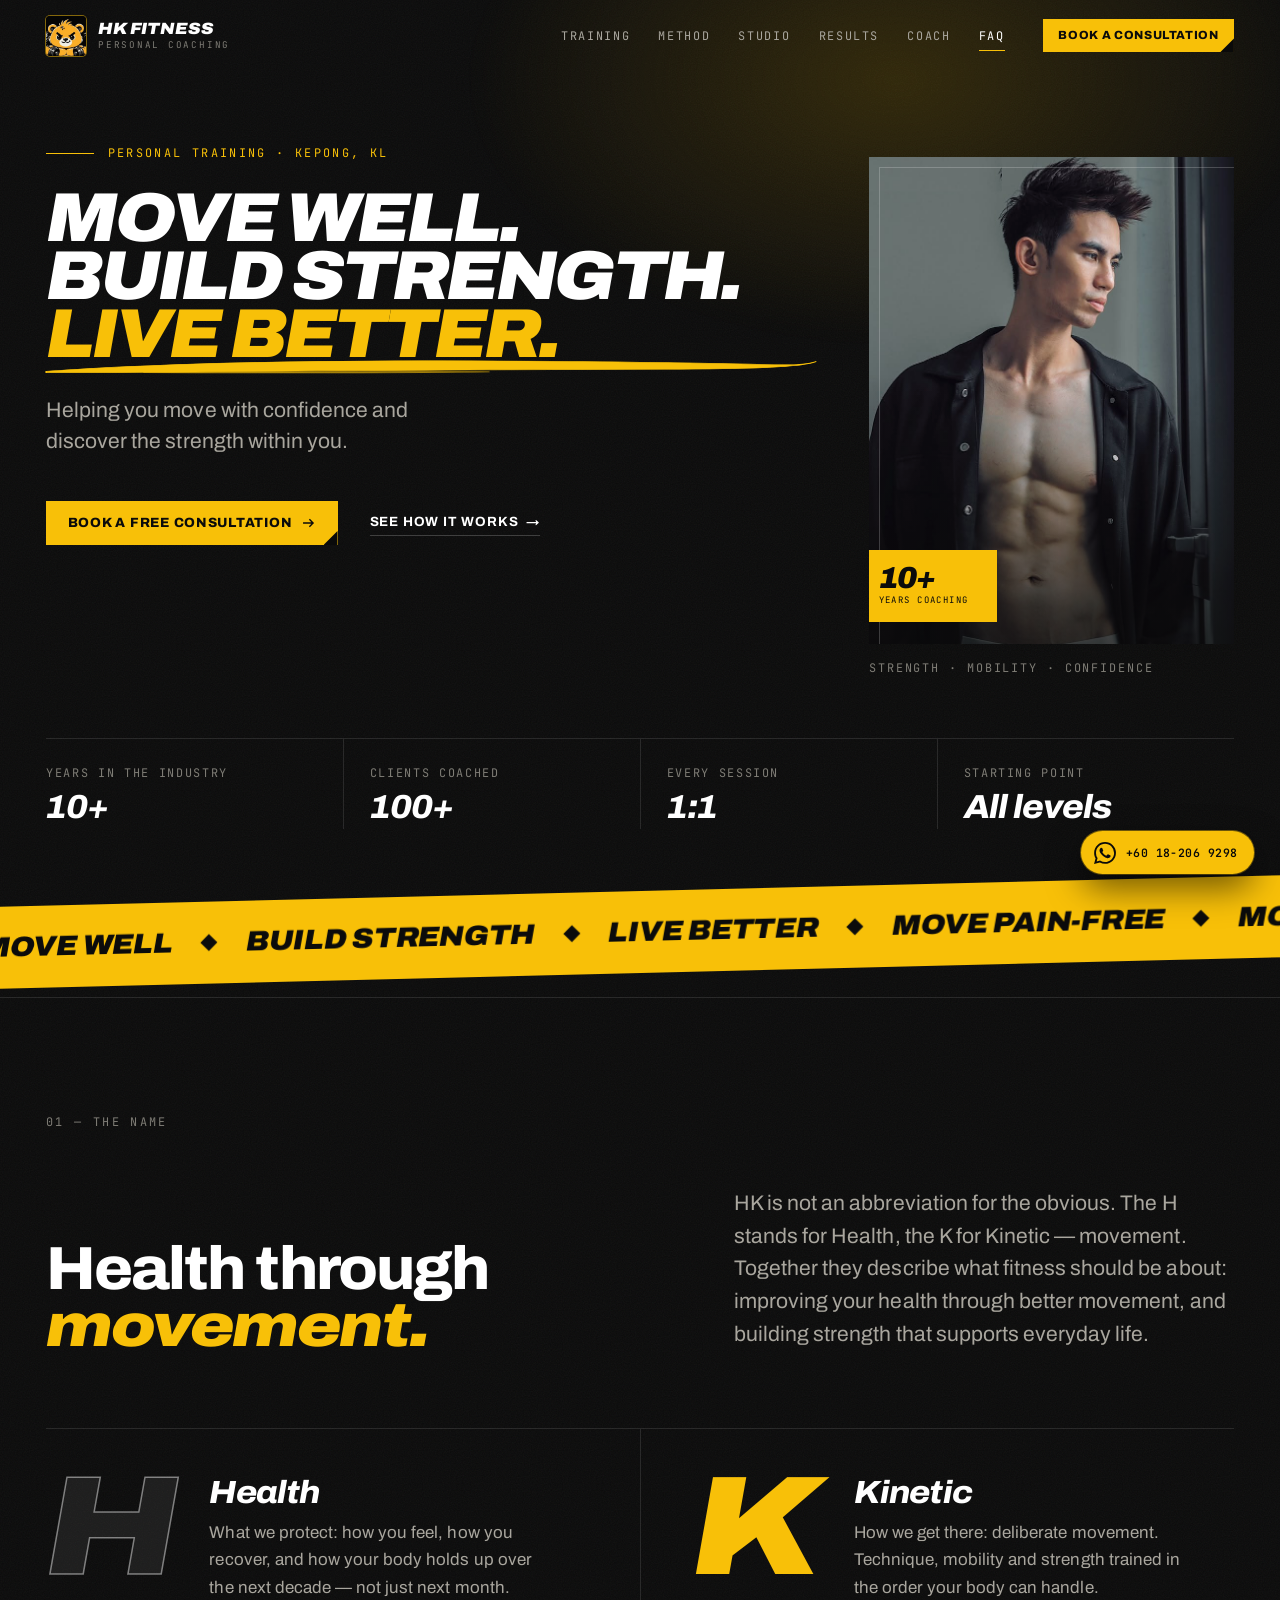
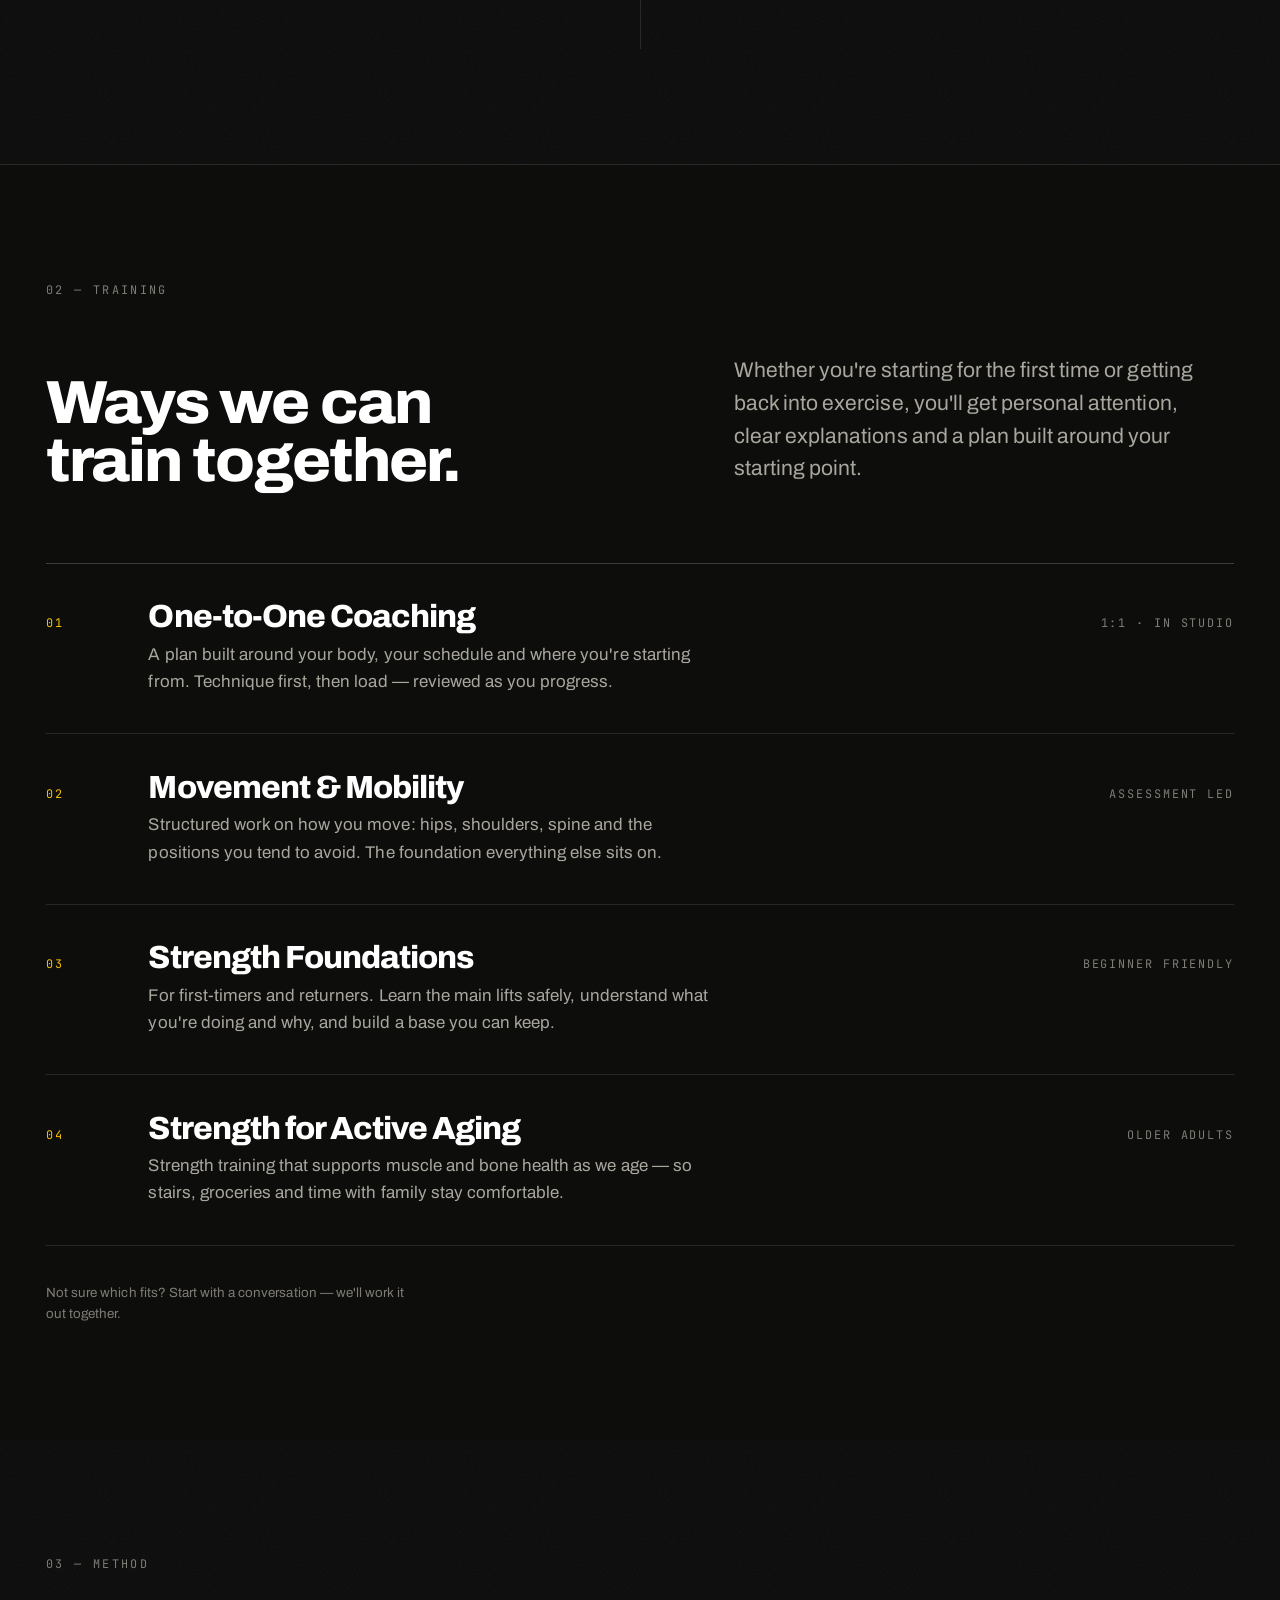
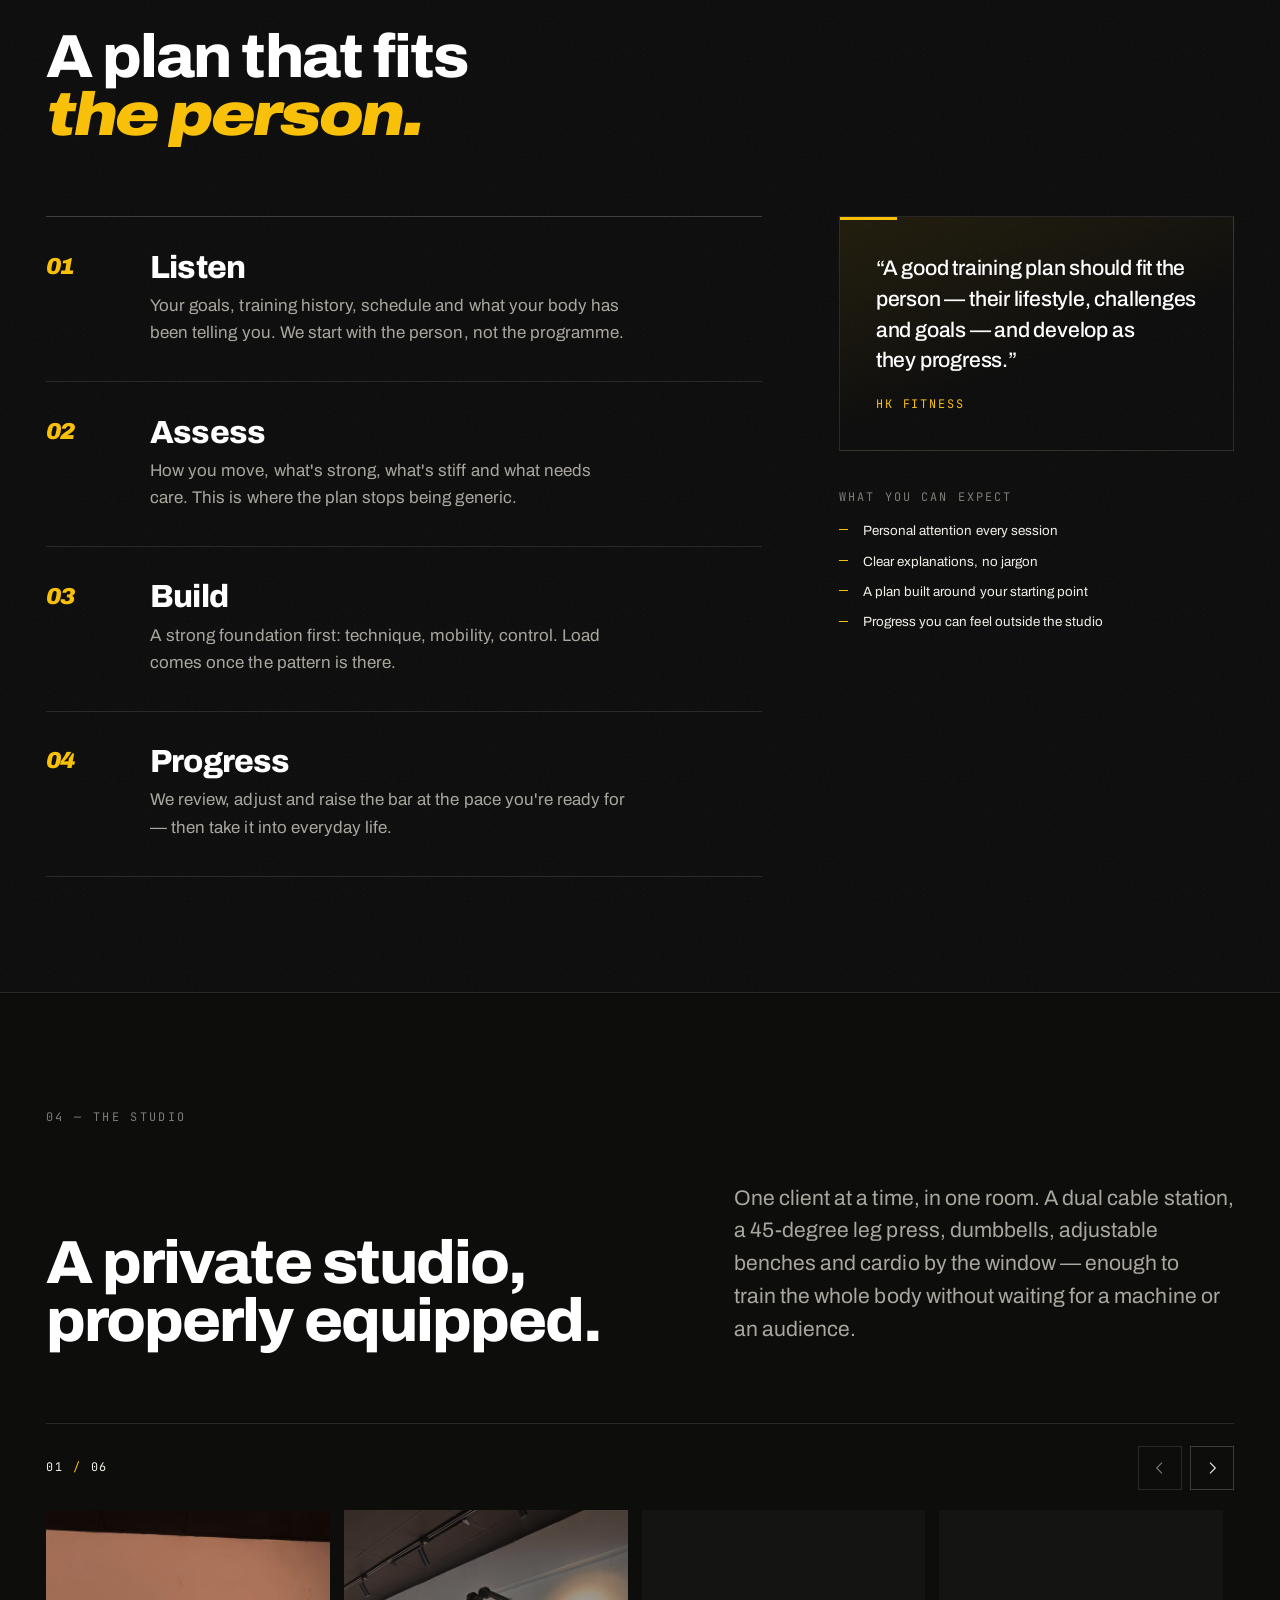
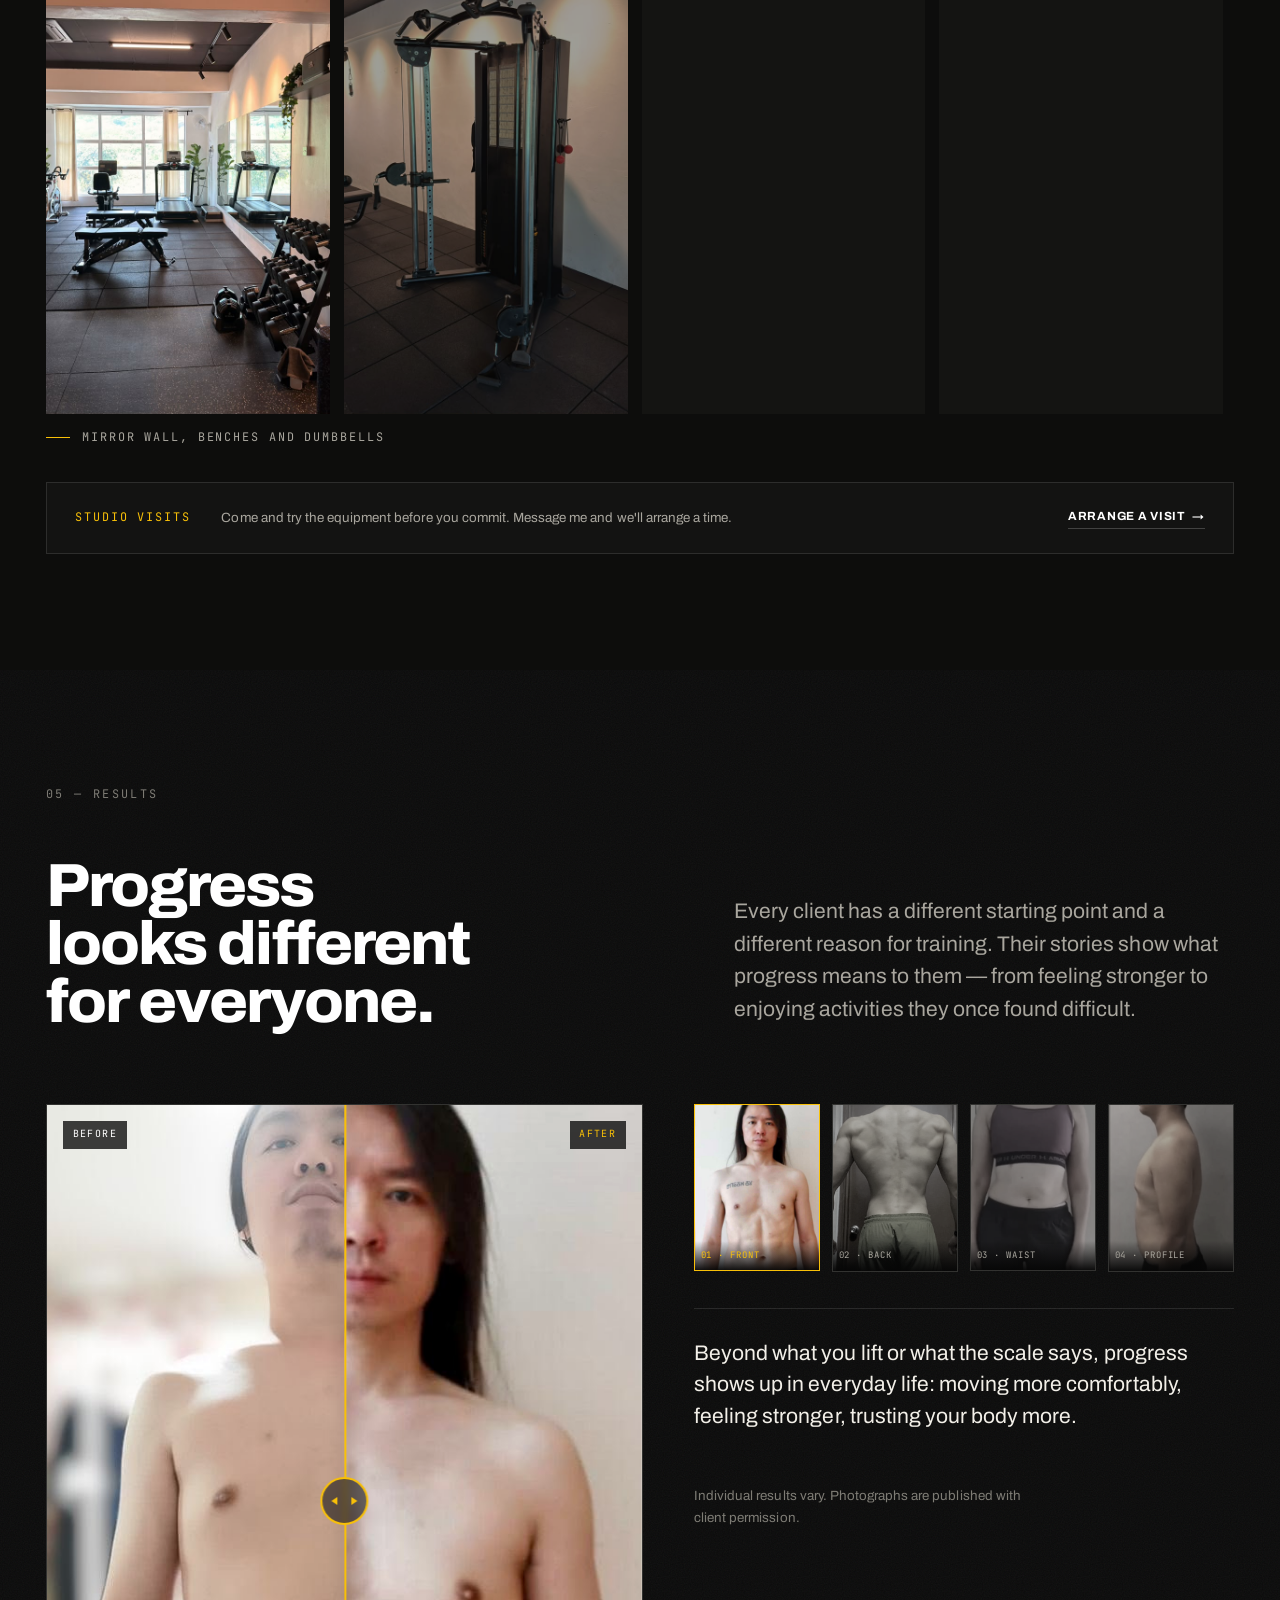
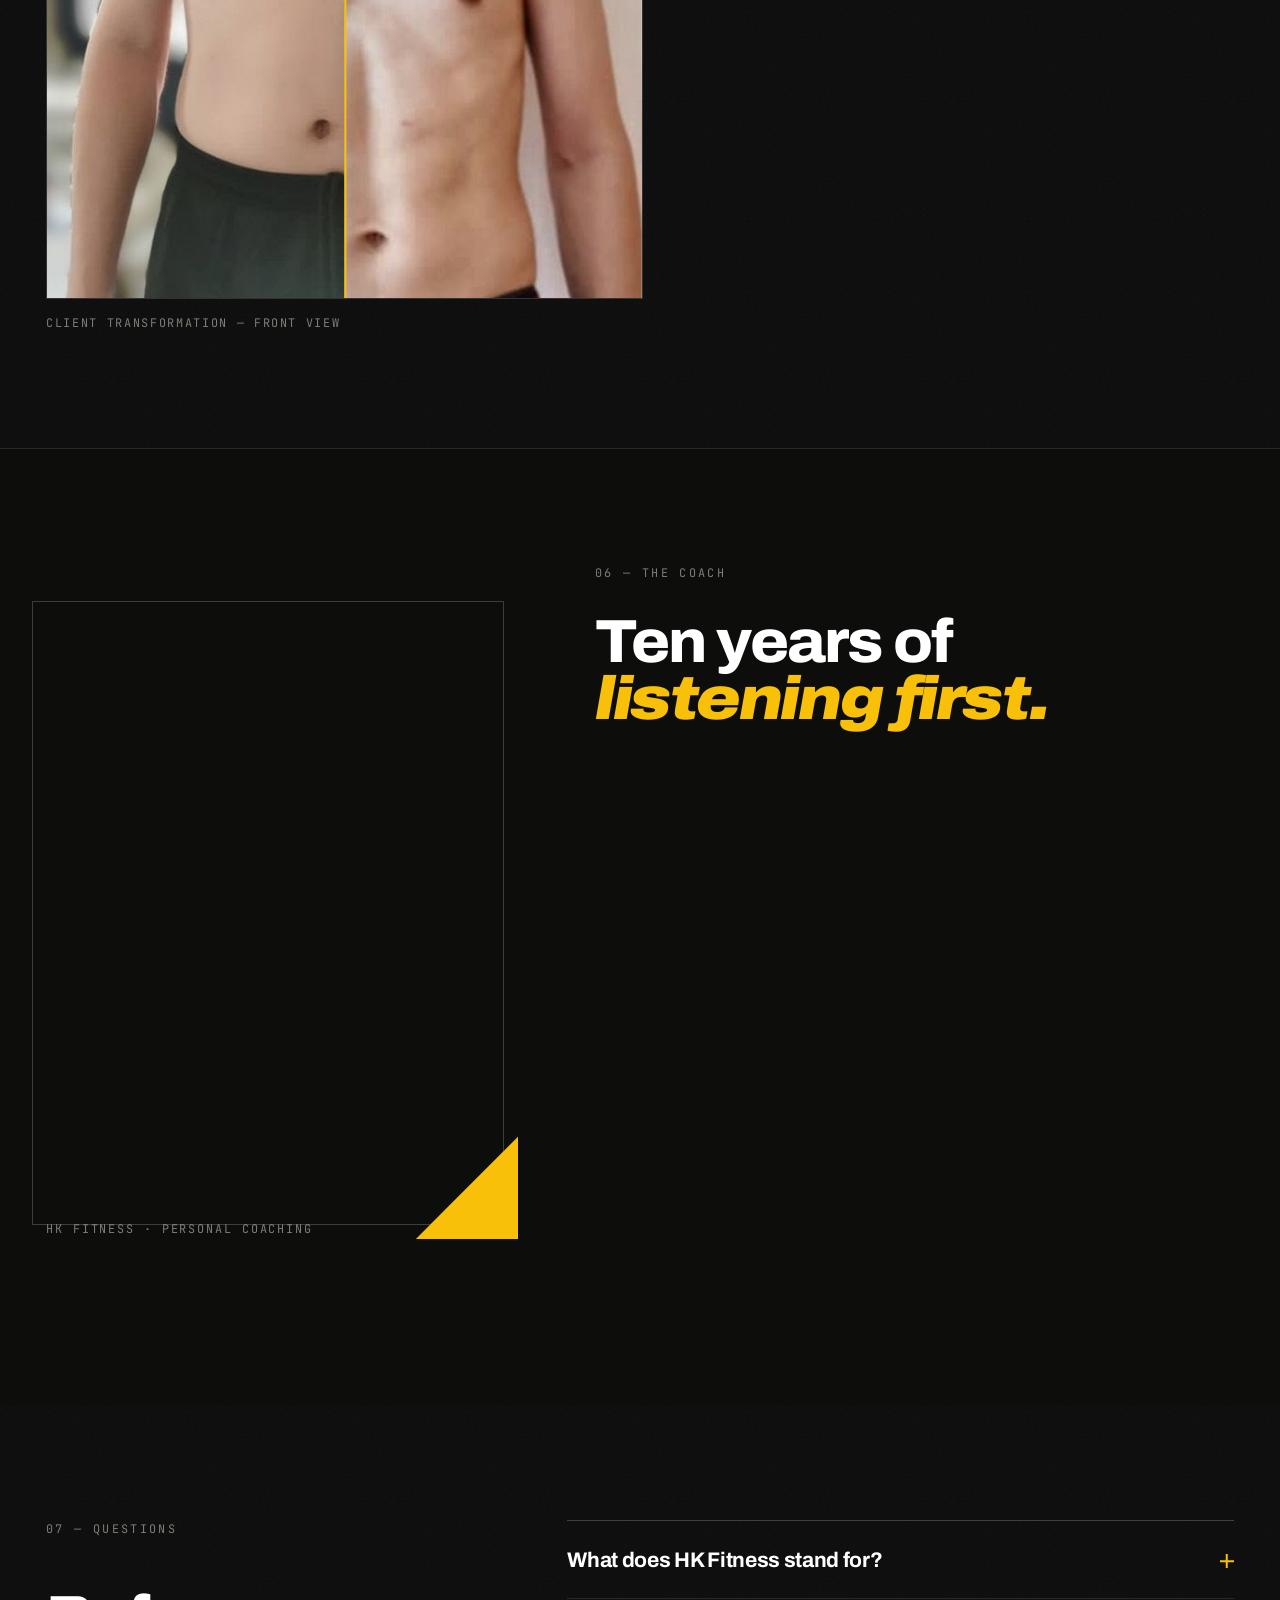
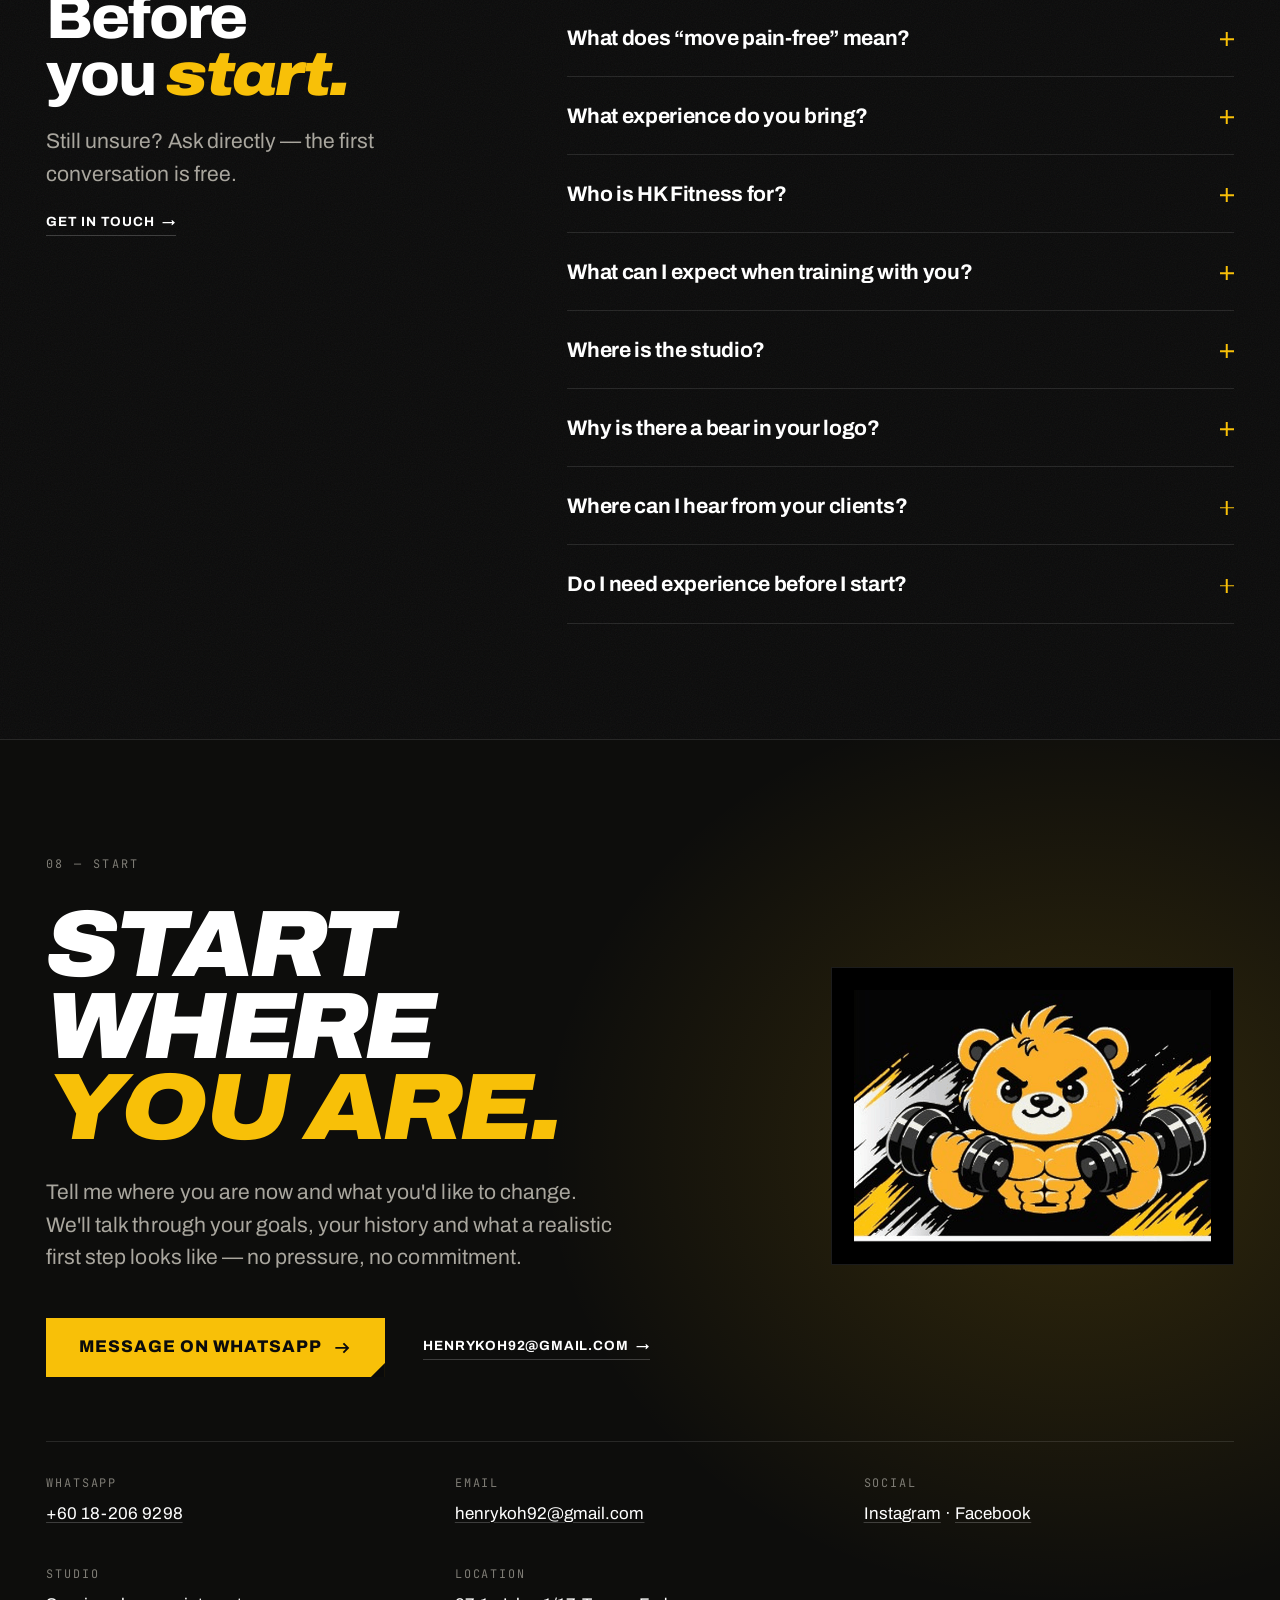
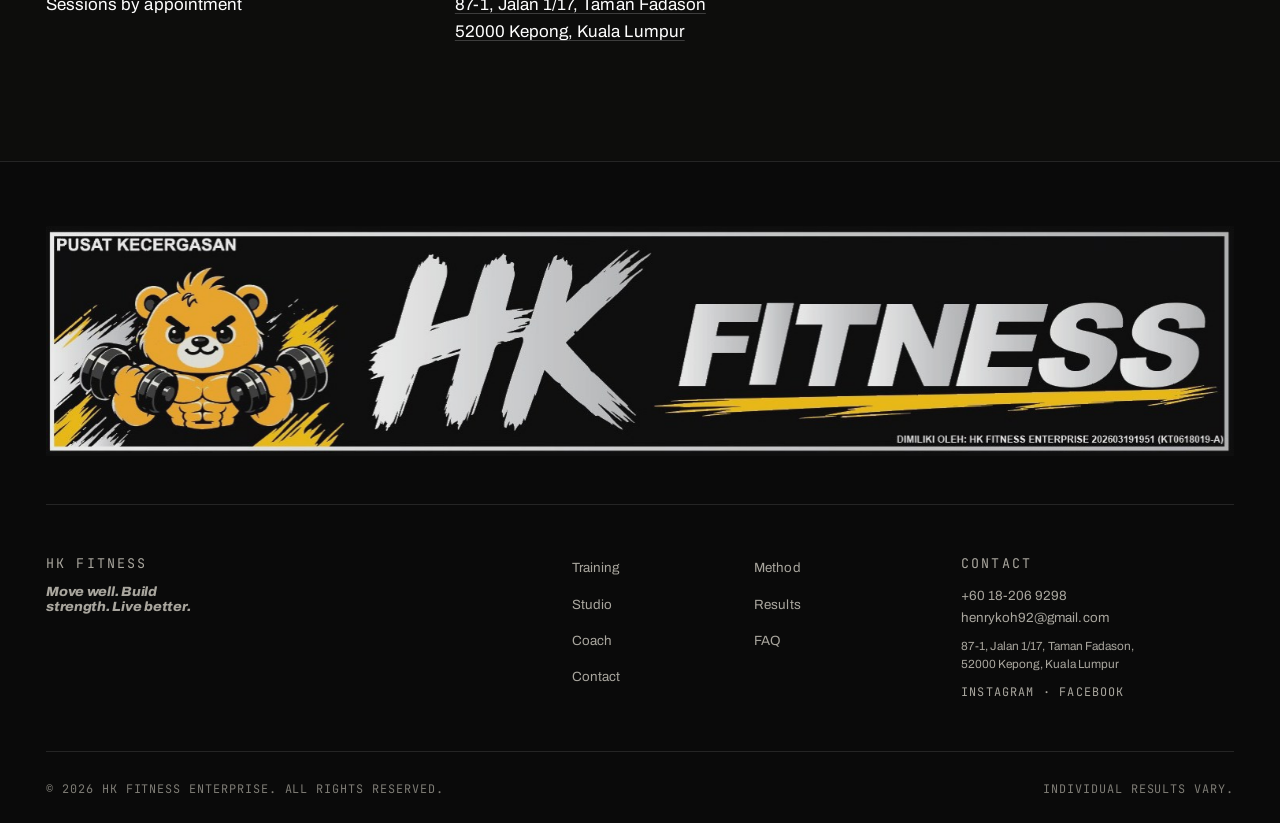
<file: index.html>
<!DOCTYPE html>
<html lang="en">
<head>
<meta charset="utf-8">
<meta name="viewport" content="width=device-width, initial-scale=1">

<title>HK Fitness | Personal Training in Kepong, Kuala Lumpur</title>
<meta name="description" content="One-to-one personal training in Kepong, Kuala Lumpur for beginners, busy adults and active aging. Build strength, improve mobility and move with confidence.">
<link rel="canonical" href="https://hk-fitness.com/">

<meta property="og:type" content="website">
<meta property="og:site_name" content="HK Fitness">
<meta property="og:locale" content="en_MY">
<meta property="og:url" content="https://hk-fitness.com/">
<meta property="og:title" content="HK Fitness | Move Well. Build Strength. Live Better.">
<meta property="og:description" content="Personal training built around your body, your schedule and where you're starting from. Beginners, busy adults and active aging welcome.">
<meta property="og:image" content="https://hk-fitness.com/assets/img/og-image.jpg">
<meta property="og:image:width" content="1200">
<meta property="og:image:height" content="630">
<meta property="og:image:alt" content="HK Fitness — move well, build strength, live better.">
<meta name="twitter:card" content="summary_large_image">
<meta name="twitter:title" content="HK Fitness | Move Well. Build Strength. Live Better.">
<meta name="twitter:description" content="Personal training built around your body, your schedule and where you're starting from.">
<meta name="twitter:image" content="https://hk-fitness.com/assets/img/og-image.jpg">

<meta name="theme-color" content="#0a0a0a">
<meta name="color-scheme" content="dark">
<meta name="author" content="HK Fitness">
<meta name="robots" content="index, follow, max-image-preview:large">
<meta name="geo.region" content="MY">
<link rel="icon" href="assets/img/icons/favicon.ico" sizes="any">
<link rel="icon" type="image/png" href="assets/img/icons/favicon-32.png" sizes="32x32">
<link rel="apple-touch-icon" href="assets/img/icons/apple-touch-icon.png">
<link rel="manifest" href="site.webmanifest">

<link rel="preconnect" href="https://fonts.googleapis.com">
<link rel="preconnect" href="https://fonts.gstatic.com" crossorigin>
<link href="https://fonts.googleapis.com/css2?family=Archivo:ital,wdth,wght@0,62..125,100..900;1,62..125,100..900&family=JetBrains+Mono:wght@400;500&display=swap" rel="stylesheet">
<link rel="stylesheet" href="assets/css/style.css">
<script>document.documentElement.classList.add('js');</script>

<script type="application/ld+json">
{
  "@context": "https://schema.org",
  "@graph": [
    {
      "@type": ["HealthClub", "LocalBusiness"],
      "@id": "https://hk-fitness.com/#business",
      "name": "HK Fitness",
      "alternateName": "HK Fitness Enterprise",
      "description": "One-to-one personal training and strength coaching for beginners, busy adults and active aging. Health through better movement.",
      "url": "https://hk-fitness.com/",
      "image": "https://hk-fitness.com/assets/img/og-image.jpg",
      "logo": "https://hk-fitness.com/assets/img/icons/icon-512.png",
      "telephone": "+60 18-206 9298",
      "email": "henrykoh92@gmail.com",
      "priceRange": "$$",
      "currenciesAccepted": "MYR",
      "address": {
        "@type": "PostalAddress",
        "streetAddress": "87-1, Jalan 1/17, Taman Fadason",
        "addressLocality": "Kepong",
        "addressRegion": "Kuala Lumpur",
        "postalCode": "52000",
        "addressCountry": "MY"
      },
      "areaServed": {
        "@type": "City",
        "name": "Kuala Lumpur"
      },
      "slogan": "Move well. Build strength. Live better.",
      "sameAs": [
        "https://www.instagram.com/hkfitness_studio/",
        "https://www.facebook.com/henry.koh.50"
      ],
      "hasOfferCatalog": {
        "@type": "OfferCatalog",
        "name": "Training programmes",
        "itemListElement": [
          {
            "@type": "Offer",
            "itemOffered": {
              "@type": "Service",
              "name": "One-to-One Personal Training",
              "description": "A training plan built around your body, your schedule and your starting point."
            }
          },
          {
            "@type": "Offer",
            "itemOffered": {
              "@type": "Service",
              "name": "Movement & Mobility Coaching",
              "description": "Structured work on how you move — hips, shoulders, spine and the positions you avoid."
            }
          },
          {
            "@type": "Offer",
            "itemOffered": {
              "@type": "Service",
              "name": "Strength Foundations",
              "description": "Learn the main lifts safely and build a base for first-time and returning exercisers."
            }
          },
          {
            "@type": "Offer",
            "itemOffered": {
              "@type": "Service",
              "name": "Strength for Active Aging",
              "description": "Strength training that supports muscle and bone health so everyday life stays easier."
            }
          }
        ]
      }
    },
    {
      "@type": "WebSite",
      "@id": "https://hk-fitness.com/#website",
      "url": "https://hk-fitness.com/",
      "name": "HK Fitness",
      "inLanguage": "en-MY",
      "publisher": { "@id": "https://hk-fitness.com/#business" }
    },
    {
      "@type": "FAQPage",
      "@id": "https://hk-fitness.com/#faq",
      "mainEntity": [
        {
          "@type": "Question",
          "name": "What does HK Fitness stand for?",
          "acceptedAnswer": {
            "@type": "Answer",
            "text": "H stands for Health, and K stands for Kinetic — meaning movement. Together, they reflect what I believe fitness should be about: improving your health through better movement and building strength that supports everyday life."
          }
        },
        {
          "@type": "Question",
          "name": "What does “move pain-free” mean?",
          "acceptedAnswer": {
            "@type": "Answer",
            "text": "It means working towards movement that feels comfortable and confident — whether you're exercising, climbing stairs or playing with your children. My approach focuses on improving movement, mobility and strength through exercises suited to your ability. When pain or an injury needs medical attention, I encourage you to work with a qualified healthcare professional so your training supports their guidance."
          }
        },
        {
          "@type": "Question",
          "name": "What experience do you bring?",
          "acceptedAnswer": {
            "@type": "Answer",
            "text": "I have over ten years of experience and have coached more than 100 clients, each with different goals, abilities and starting points. That experience has taught me to listen first: a good training plan should fit the person — their lifestyle, challenges and goals — and develop as they progress."
          }
        },
        {
          "@type": "Question",
          "name": "Who is HK Fitness for?",
          "acceptedAnswer": {
            "@type": "Answer",
            "text": "HK Fitness is for people who want personal guidance, a clear plan and a comfortable place to train. I work with beginners, busy adults and older adults who want to build strength, improve mobility and stay active. Strength training also helps support muscle and bone health as we age, so we can continue doing the things we enjoy."
          }
        },
        {
          "@type": "Question",
          "name": "What can I expect when training with you?",
          "acceptedAnswer": {
            "@type": "Answer",
            "text": "Personal attention, clear explanations and a plan built around your starting point. We'll work on technique, build a strong foundation and progress together. Beyond what you lift or what the scale says, I want you to notice the difference in everyday life: moving more comfortably, feeling stronger and trusting your body more."
          }
        },
        {
          "@type": "Question",
          "name": "Where is the studio?",
          "acceptedAnswer": {
            "@type": "Answer",
            "text": "The studio is in Kepong, Kuala Lumpur — 87-1, Jalan 1/17, Taman Fadason, 52000 Kepong. Sessions are by appointment, so message me on WhatsApp first and we'll find a time that works."
          }
        },
        {
          "@type": "Question",
          "name": "Why is there a bear in your logo?",
          "acceptedAnswer": {
            "@type": "Answer",
            "text": "To me, the bear represents strength, calmness and steady progress. It's powerful, but it also feels friendly and approachable — qualities I want HK Fitness to reflect. It's also a reminder that we often have more strength than we realise."
          }
        },
        {
          "@type": "Question",
          "name": "Where can I hear from your clients?",
          "acceptedAnswer": {
            "@type": "Answer",
            "text": "Every client has a different starting point and a different reason for training. Their stories show what progress means to them — from feeling stronger to enjoying activities they once found difficult. Have a look at the client results, or ask and I'll share more."
          }
        },
        {
          "@type": "Question",
          "name": "Do I need experience before I start?",
          "acceptedAnswer": {
            "@type": "Answer",
            "text": "No. Most people start with little or no experience, and that's exactly what the first sessions are designed for. We begin with movement and technique at a pace you're comfortable with, then build from there."
          }
        }
      ]
    }
  ]
}
</script>
</head>
<body>
<a class="skip-link" href="#main">Skip to content</a>
<div class="scroll-progress" aria-hidden="true"><span data-scroll-progress></span></div>

<header class="site-header" data-header>
  <div class="shell site-header__inner">
    <a class="brand" href="#top" aria-label="HK Fitness — home">
      <img class="brand__mark" src="assets/img/brand/bear-mark.png" alt="" width="256" height="256" decoding="async">
      <span class="brand__text">
        <span class="brand__name">HK Fitness</span>
        <span class="brand__sub">Personal coaching</span>
      </span>
    </a>

    <nav class="site-nav" id="site-nav" aria-label="Primary">
      <ul class="site-nav__list">
        <li><a href="#training">Training</a></li>
        <li><a href="#method">Method</a></li>
        <li><a href="#studio">Studio</a></li>
        <li><a href="#results">Results</a></li>
        <li><a href="#about">Coach</a></li>
        <li><a href="#faq">FAQ</a></li>
      </ul>
      <a class="btn btn--gold btn--sm site-nav__cta" href="#contact">Book a consultation</a>
    </nav>

    <button class="nav-toggle" type="button" aria-expanded="false" aria-controls="mobile-menu" aria-label="Open menu" data-nav-toggle>
      <span class="nav-toggle__bar"></span>
      <span class="nav-toggle__bar"></span>
    </button>
  </div>
</header>

<div class="mobile-menu" id="mobile-menu" hidden data-mobile-menu>
  <nav aria-label="Mobile">
    <ul class="mobile-menu__list">
      <li><a href="#training"><span>01</span>Training</a></li>
      <li><a href="#method"><span>02</span>Method</a></li>
      <li><a href="#studio"><span>03</span>Studio</a></li>
      <li><a href="#results"><span>04</span>Results</a></li>
      <li><a href="#about"><span>05</span>Coach</a></li>
      <li><a href="#faq"><span>06</span>FAQ</a></li>
    </ul>
  </nav>
  <div class="mobile-menu__foot">
    <a class="btn btn--gold" href="#contact">Book a consultation</a>
    <p class="mono">Studio sessions by appointment</p>
  </div>
</div>

<main id="main">
  <!-- 01 · HERO ------------------------------------------------------------ -->
  <section class="hero" id="top" aria-labelledby="hero-title">
    <div class="hero__glow" aria-hidden="true"></div>
    <div class="shell hero__grid">
      <div class="hero__copy">
        <p class="eyebrow" data-reveal><span class="eyebrow__rule" aria-hidden="true"></span>Personal training · Kepong, KL</p>
        <h1 class="hero__title" id="hero-title">
          <span class="hero__line" data-line>Move well.</span>
          <span class="hero__line" data-line>Build strength.</span>
          <span class="hero__line hero__line--gold" data-line>
            Live better.
            <svg class="hero__brush" viewBox="0 0 480 24" aria-hidden="true" focusable="false" preserveAspectRatio="none">
              <path d="M2 20.6C74 9.2 156 5.2 246 5.6c84 .4 156 2.8 206 5.6 14 .8 22-1.6 26-4.8-8 8.4-42 11-94 11.2-88 .3-194 1.8-276 3.6-40 .9-76 1.2-106 1.4Z"/>
              <path d="M62 22.7c70-1.3 148-1.6 214-1.3-44 1.4-136 2.2-214 1.3Z" opacity=".7"/>
            </svg>
          </span>
        </h1>
        <p class="hero__lead">Helping you move with confidence and discover the strength within you.</p>
        <div class="hero__actions">
          <a class="btn btn--gold" href="#contact">
            Book a free consultation
            <svg class="btn__icon" viewBox="0 0 16 16" aria-hidden="true" focusable="false"><path d="M2 8h10.4M9 4.4 12.6 8 9 11.6"/></svg>
          </a>
          <a class="link-arrow" href="#method">See how it works</a>
        </div>
      </div>

      <figure class="hero__media" data-reveal data-reveal-delay="2">
        <div class="hero__frame">
          <img class="hero__portrait" src="assets/img/coach-portrait.jpg" alt="Portrait of the HK Fitness coach" width="742" height="1080" fetchpriority="high" decoding="async">
          <span class="hero__badge">
            <strong>10+</strong>
            <span>Years coaching</span>
          </span>
        </div>
        <figcaption class="mono hero__caption">Strength · Mobility · Confidence</figcaption>
      </figure>
    </div>

    <div class="shell hero__specs">
      <dl class="specs">
        <div class="specs__item"><dt>Years in the industry</dt><dd>10+</dd></div>
        <div class="specs__item"><dt>Clients coached</dt><dd>100+</dd></div>
        <div class="specs__item"><dt>Every session</dt><dd>1:1</dd></div>
        <div class="specs__item"><dt>Starting point</dt><dd>All levels</dd></div>
      </dl>
    </div>
  </section>

  <!-- MARQUEE -------------------------------------------------------------- -->
  <div class="marquee" aria-hidden="true">
    <div class="marquee__track">
      <span class="marquee__group">Move well<span class="marquee__dot"></span>Build strength<span class="marquee__dot"></span>Live better<span class="marquee__dot"></span>Move pain-free<span class="marquee__dot"></span></span>
      <span class="marquee__group">Move well<span class="marquee__dot"></span>Build strength<span class="marquee__dot"></span>Live better<span class="marquee__dot"></span>Move pain-free<span class="marquee__dot"></span></span>
    </div>
  </div>

  <!-- 02 · THE NAME --------------------------------------------------------- -->
  <section class="section name" id="name" aria-labelledby="name-title">
    <div class="shell">
      <div class="section-head">
        <p class="tag" data-reveal>01 — The name</p>
        <h2 class="section-title" id="name-title" data-reveal>Health through <em>movement.</em></h2>
        <p class="section-lead" data-reveal data-reveal-delay="1">
          HK is not an abbreviation for the obvious. The H stands for Health, the K for Kinetic — movement.
          Together they describe what fitness should be about: improving your health through better movement,
          and building strength that supports everyday life.
        </p>
      </div>

      <div class="letter-grid">
        <article class="letter" data-reveal>
          <span class="letter__glyph" aria-hidden="true">H</span>
          <div class="letter__body">
            <h3>Health</h3>
            <p>What we protect: how you feel, how you recover, and how your body holds up over the next decade — not just next month.</p>
          </div>
        </article>
        <article class="letter letter--gold" data-reveal data-reveal-delay="1">
          <span class="letter__glyph" aria-hidden="true">K</span>
          <div class="letter__body">
            <h3>Kinetic</h3>
            <p>How we get there: deliberate movement. Technique, mobility and strength trained in the order your body can handle.</p>
          </div>
        </article>
      </div>
    </div>
  </section>

  <!-- 03 · TRAINING --------------------------------------------------------- -->
  <section class="section training" id="training" aria-labelledby="training-title">
    <div class="shell">
      <div class="section-head">
        <p class="tag" data-reveal>02 — Training</p>
        <h2 class="section-title" id="training-title" data-reveal>Ways we can train together.</h2>
        <p class="section-lead" data-reveal data-reveal-delay="1">
          Whether you're starting for the first time or getting back into exercise, you'll get personal attention,
          clear explanations and a plan built around your starting point.
        </p>
      </div>

      <ul class="ledger">
        <li class="ledger__row" data-reveal>
          <span class="ledger__index mono">01</span>
          <div class="ledger__main">
            <h3 class="ledger__title">One-to-One Coaching</h3>
            <p class="ledger__text">A plan built around your body, your schedule and where you're starting from. Technique first, then load — reviewed as you progress.</p>
          </div>
          <span class="ledger__meta mono">1:1 · In studio</span>
        </li>
        <li class="ledger__row" data-reveal>
          <span class="ledger__index mono">02</span>
          <div class="ledger__main">
            <h3 class="ledger__title">Movement &amp; Mobility</h3>
            <p class="ledger__text">Structured work on how you move: hips, shoulders, spine and the positions you tend to avoid. The foundation everything else sits on.</p>
          </div>
          <span class="ledger__meta mono">Assessment led</span>
        </li>
        <li class="ledger__row" data-reveal>
          <span class="ledger__index mono">03</span>
          <div class="ledger__main">
            <h3 class="ledger__title">Strength Foundations</h3>
            <p class="ledger__text">For first-timers and returners. Learn the main lifts safely, understand what you're doing and why, and build a base you can keep.</p>
          </div>
          <span class="ledger__meta mono">Beginner friendly</span>
        </li>
        <li class="ledger__row" data-reveal>
          <span class="ledger__index mono">04</span>
          <div class="ledger__main">
            <h3 class="ledger__title">Strength for Active Aging</h3>
            <p class="ledger__text">Strength training that supports muscle and bone health as we age — so stairs, groceries and time with family stay comfortable.</p>
          </div>
          <span class="ledger__meta mono">Older adults</span>
        </li>
      </ul>

      <p class="fineprint" data-reveal>Not sure which fits? Start with a conversation — we'll work it out together.</p>
    </div>
  </section>

  <!-- 04 · METHOD ----------------------------------------------------------- -->
  <section class="section method" id="method" aria-labelledby="method-title">
    <div class="shell">
      <div class="section-head">
        <p class="tag" data-reveal>03 — Method</p>
        <h2 class="section-title" id="method-title" data-reveal>A plan that fits <em>the person.</em></h2>
      </div>

      <div class="method__grid">
        <ol class="steps">
          <li class="step" data-reveal>
            <span class="step__num">01</span>
            <div class="step__body">
              <h3>Listen</h3>
              <p>Your goals, training history, schedule and what your body has been telling you. We start with the person, not the programme.</p>
            </div>
          </li>
          <li class="step" data-reveal>
            <span class="step__num">02</span>
            <div class="step__body">
              <h3>Assess</h3>
              <p>How you move, what's strong, what's stiff and what needs care. This is where the plan stops being generic.</p>
            </div>
          </li>
          <li class="step" data-reveal>
            <span class="step__num">03</span>
            <div class="step__body">
              <h3>Build</h3>
              <p>A strong foundation first: technique, mobility, control. Load comes once the pattern is there.</p>
            </div>
          </li>
          <li class="step" data-reveal>
            <span class="step__num">04</span>
            <div class="step__body">
              <h3>Progress</h3>
              <p>We review, adjust and raise the bar at the pace you're ready for — then take it into everyday life.</p>
            </div>
          </li>
        </ol>

        <aside class="method__aside">
          <blockquote class="pullquote" data-reveal>
            <p>“A good training plan should fit the person — their lifestyle, challenges and goals — and develop as they progress.”</p>
            <footer class="mono">HK Fitness</footer>
          </blockquote>
          <div class="method__note" data-reveal>
            <h3 class="mono">What you can expect</h3>
            <ul class="ticks">
              <li>Personal attention every session</li>
              <li>Clear explanations, no jargon</li>
              <li>A plan built around your starting point</li>
              <li>Progress you can feel outside the studio</li>
            </ul>
          </div>
        </aside>
      </div>
    </div>
  </section>

  <!-- 05 · STUDIO ----------------------------------------------------------- -->
  <section class="section studio" id="studio" aria-labelledby="studio-title">
    <div class="shell">
      <div class="section-head">
        <p class="tag" data-reveal>04 — The studio</p>
        <h2 class="section-title" id="studio-title" data-reveal>A private studio, properly equipped.</h2>
        <p class="section-lead" data-reveal data-reveal-delay="1">
          One client at a time, in one room. A dual cable station, a 45-degree leg press, dumbbells, adjustable
          benches and cardio by the window — enough to train the whole body without waiting for a machine or an
          audience.
        </p>
      </div>

      <div class="studio-slider" data-slider>
        <div class="studio-slider__bar">
          <p class="studio-slider__count mono"><span data-slider-index>01</span> / <span data-slider-total>06</span></p>
          <div class="studio-slider__buttons">
            <button class="slider-btn" type="button" aria-label="Previous studio photograph" data-slider-prev>
              <svg viewBox="0 0 24 24" fill="none" stroke="currentColor" stroke-width="1.6" aria-hidden="true" focusable="false"><path d="M15 4 7 12l8 8"/></svg>
            </button>
            <button class="slider-btn" type="button" aria-label="Next studio photograph" data-slider-next>
              <svg viewBox="0 0 24 24" fill="none" stroke="currentColor" stroke-width="1.6" aria-hidden="true" focusable="false"><path d="m9 4 8 8-8 8"/></svg>
            </button>
          </div>
        </div>

        <ul class="studio-slider__track" data-slider-track tabindex="0" aria-label="Studio photographs">
          <li class="studio-slide" data-slide data-caption="Mirror wall, benches and dumbbells">
            <figure>
              <img src="assets/img/studio/gym-01.jpg" alt="Benches, treadmills and a dumbbell rack along the mirror wall" width="608" height="1080" loading="lazy" decoding="async">
            </figure>
          </li>
          <li class="studio-slide" data-slide data-caption="Dual cable station">
            <figure>
              <img src="assets/img/studio/gym-02.jpg" alt="Dual cable station with a chin-up bar at HK Fitness" width="608" height="1080" loading="lazy" decoding="async">
            </figure>
          </li>
          <li class="studio-slide" data-slide data-caption="Training floor">
            <figure>
              <img src="assets/img/studio/gym-03.jpg" alt="The training floor: bench, treadmill and dumbbell rack" width="608" height="1080" loading="lazy" decoding="async">
            </figure>
          </li>
          <li class="studio-slide" data-slide data-caption="45-degree leg press">
            <figure>
              <img src="assets/img/studio/gym-04.jpg" alt="45-degree leg press at HK Fitness" width="608" height="1080" loading="lazy" decoding="async">
            </figure>
          </li>
          <li class="studio-slide" data-slide data-caption="Cable station and weight stack">
            <figure>
              <img src="assets/img/studio/gym-05.jpg" alt="Cable station and weight stack at HK Fitness" width="608" height="1080" loading="lazy" decoding="async">
            </figure>
          </li>
          <li class="studio-slide" data-slide data-caption="Cardio row by the window">
            <figure>
              <img src="assets/img/studio/gym-06.jpg" alt="Cardio by the window: spin bike, recumbent bike and treadmill" width="608" height="1080" loading="lazy" decoding="async">
            </figure>
          </li>
        </ul>

        <p class="studio-slider__caption mono" data-slider-caption aria-live="polite" aria-atomic="true">Mirror wall, benches and dumbbells</p>
      </div>

      <div class="studio-visit" data-reveal>
        <p class="mono">Studio visits</p>
        <p>Come and try the equipment before you commit. Message me and we'll arrange a time.</p>
        <a class="link-arrow" href="#contact">Arrange a visit</a>
      </div>
    </div>
  </section>

  <!-- 06 · RESULTS ---------------------------------------------------------- -->
  <section class="section results" id="results" aria-labelledby="results-title">
    <div class="shell">
      <div class="section-head">
        <p class="tag" data-reveal>05 — Results</p>
        <h2 class="section-title" id="results-title" data-reveal>Progress looks different for everyone.</h2>
        <p class="section-lead" data-reveal data-reveal-delay="1">
          Every client has a different starting point and a different reason for training. Their stories show what
          progress means to them — from feeling stronger to enjoying activities they once found difficult.
        </p>
      </div>

      <div class="results__grid">
        <div class="compare-wrap" data-reveal>
          <div class="compare" data-compare style="--pos:50">
            <img class="compare__img" src="assets/img/results/feature-before.jpg" alt="Client before training" width="640" height="960" loading="lazy" decoding="async" data-compare-before>
            <div class="compare__after">
              <img class="compare__img" src="assets/img/results/feature-after.jpg" alt="The same client after a training block" width="640" height="960" loading="lazy" decoding="async" data-compare-after>
            </div>
            <span class="compare__tag compare__tag--before mono" aria-hidden="true">Before</span>
            <span class="compare__tag compare__tag--after mono" aria-hidden="true">After</span>
            <span class="compare__handle" aria-hidden="true"><i></i></span>
            <input class="compare__range" type="range" min="0" max="100" value="50" step="1" aria-label="Reveal the before or after photograph" data-compare-range>
          </div>
          <p class="compare__caption" data-compare-caption>Client transformation — front view</p>
        </div>

        <div class="results__side">
          <ul class="result-list" data-result-list>
            <li>
              <button class="result-card is-active" type="button" data-result data-before="assets/img/results/feature-before.jpg" data-after="assets/img/results/feature-after.jpg" data-caption="Client transformation — front view" aria-pressed="true">
                <img src="assets/img/results/feature-after.jpg" alt="" width="640" height="960" loading="lazy" decoding="async">
                <span class="result-card__label mono">01 · Front</span>
              </button>
            </li>
            <li>
              <button class="result-card" type="button" data-result data-before="assets/img/results/back-before.jpg" data-after="assets/img/results/back-after.jpg" data-caption="Client transformation — back view" aria-pressed="false">
                <img src="assets/img/results/back-after.jpg" alt="" width="414" height="826" loading="lazy" decoding="async">
                <span class="result-card__label mono">02 · Back</span>
              </button>
            </li>
            <li>
              <button class="result-card" type="button" data-result data-before="assets/img/results/waist-before.jpg" data-after="assets/img/results/waist-after.jpg" data-caption="Client transformation — waist" aria-pressed="false">
                <img src="assets/img/results/waist-after.jpg" alt="" width="296" height="558" loading="lazy" decoding="async">
                <span class="result-card__label mono">03 · Waist</span>
              </button>
            </li>
            <li>
              <button class="result-card" type="button" data-result data-before="assets/img/results/profile-before.jpg" data-after="assets/img/results/profile-after.jpg" data-caption="Client transformation — profile" aria-pressed="false">
                <img src="assets/img/results/profile-after.jpg" alt="" width="296" height="554" loading="lazy" decoding="async">
                <span class="result-card__label mono">04 · Profile</span>
              </button>
            </li>
          </ul>

          <div class="results__copy">
            <p>Beyond what you lift or what the scale says, progress shows up in everyday life: moving more comfortably, feeling stronger, trusting your body more.</p>
            <p class="fineprint">Individual results vary. Photographs are published with client permission.</p>
          </div>
        </div>
      </div>
    </div>
  </section>

  <!-- 07 · ABOUT ------------------------------------------------------------ -->
  <section class="section about" id="about" aria-labelledby="about-title">
    <div class="shell about__grid">
      <figure class="about__media" data-reveal>
        <img src="assets/img/coach-about.jpg" alt="The HK Fitness coach" width="512" height="640" loading="lazy" decoding="async">
        <figcaption class="mono">HK Fitness · Personal coaching</figcaption>
      </figure>

      <div class="about__copy">
        <p class="tag" data-reveal>06 — The coach</p>
        <h2 class="section-title" id="about-title" data-reveal>Ten years of <em>listening first.</em></h2>
        <p class="about__lead" data-reveal data-reveal-delay="1">
          Over more than ten years in the fitness industry, I've seen how much a person's life can change when they
          become stronger and more confident in their body.
        </p>
        <div class="about__body" data-reveal data-reveal-delay="1">
          <p>I started HK Fitness to create a welcoming space where people can learn to move well, train safely and progress at their own pace — whether you're starting for the first time or getting back into exercise.</p>
          <p>That experience has taught me to listen first. A good training plan should fit the person — their lifestyle, challenges and goals — and develop as they progress.</p>
        </div>

        <div class="bear-note" data-reveal>
          <img class="bear-note__mark" src="assets/img/brand/bear-plate.png" alt="" width="640" height="452" loading="lazy" decoding="async" aria-hidden="true">
          <div>
            <h3 class="mono">Why a bear?</h3>
            <p>Strength, calmness and steady progress. Powerful, but friendly and approachable — the qualities I want HK Fitness to reflect. It's also a reminder that we often have more strength than we realise. My role is to help you discover it.</p>
          </div>
        </div>
      </div>
    </div>
  </section>

  <!-- 08 · FAQ -------------------------------------------------------------- -->
  <section class="section faq" id="faq" aria-labelledby="faq-title">
    <div class="shell faq__grid">
      <div class="faq__intro">
        <p class="tag" data-reveal>07 — Questions</p>
        <h2 class="section-title" id="faq-title" data-reveal>Before you <em>start.</em></h2>
        <p class="section-lead" data-reveal data-reveal-delay="1">Still unsure? Ask directly — the first conversation is free.</p>
        <a class="link-arrow" href="#contact" data-reveal>Get in touch</a>
      </div>

      <div class="faq__list" data-reveal>
        <details class="faq-item">
          <summary><span>What does HK Fitness stand for?</span><span class="faq-item__icon" aria-hidden="true"></span></summary>
          <div class="faq-item__answer">
            <p>H stands for Health, and K stands for Kinetic — meaning movement. Together, they reflect what I believe fitness should be about: improving your health through better movement and building strength that supports everyday life.</p>
          </div>
        </details>
        <details class="faq-item">
          <summary><span>What does “move pain-free” mean?</span><span class="faq-item__icon" aria-hidden="true"></span></summary>
          <div class="faq-item__answer">
            <p>It means working towards movement that feels comfortable and confident — whether you're exercising, climbing stairs or playing with your children. My approach focuses on improving movement, mobility and strength through exercises suited to your ability.</p>
            <p>When pain or an injury needs medical attention, I encourage you to work with a qualified healthcare professional so your training supports their guidance.</p>
          </div>
        </details>
        <details class="faq-item">
          <summary><span>What experience do you bring?</span><span class="faq-item__icon" aria-hidden="true"></span></summary>
          <div class="faq-item__answer">
            <p>I have over ten years of experience and have coached more than 100 clients, each with different goals, abilities and starting points. That experience has taught me to listen first: a good training plan should fit the person — their lifestyle, challenges and goals — and develop as they progress.</p>
          </div>
        </details>
        <details class="faq-item">
          <summary><span>Who is HK Fitness for?</span><span class="faq-item__icon" aria-hidden="true"></span></summary>
          <div class="faq-item__answer">
            <p>HK Fitness is for people who want personal guidance, a clear plan and a comfortable place to train. I work with beginners, busy adults and older adults who want to build strength, improve mobility and stay active. Strength training also helps support muscle and bone health as we age, so we can continue doing the things we enjoy.</p>
          </div>
        </details>
        <details class="faq-item">
          <summary><span>What can I expect when training with you?</span><span class="faq-item__icon" aria-hidden="true"></span></summary>
          <div class="faq-item__answer">
            <p>Personal attention, clear explanations and a plan built around your starting point. We'll work on technique, build a strong foundation and progress together. Beyond what you lift or what the scale says, I want you to notice the difference in everyday life: moving more comfortably, feeling stronger and trusting your body more.</p>
          </div>
        </details>
        <details class="faq-item">
          <summary><span>Where is the studio?</span><span class="faq-item__icon" aria-hidden="true"></span></summary>
          <div class="faq-item__answer">
            <p>The studio is in Kepong, Kuala Lumpur — 87-1, Jalan 1/17, Taman Fadason, 52000 Kepong. Sessions are by appointment, so message me on WhatsApp first and we'll find a time that works.</p>
          </div>
        </details>
        <details class="faq-item">
          <summary><span>Why is there a bear in your logo?</span><span class="faq-item__icon" aria-hidden="true"></span></summary>
          <div class="faq-item__answer">
            <p>To me, the bear represents strength, calmness and steady progress. It's powerful, but it also feels friendly and approachable — qualities I want HK Fitness to reflect. It's also a reminder that we often have more strength than we realise.</p>
          </div>
        </details>
        <details class="faq-item">
          <summary><span>Where can I hear from your clients?</span><span class="faq-item__icon" aria-hidden="true"></span></summary>
          <div class="faq-item__answer">
            <p>Every client has a different starting point and a different reason for training. Their stories show what progress means to them — from feeling stronger to enjoying activities they once found difficult. Have a look at the <a href="#results">client results</a>, or ask and I'll share more.</p>
          </div>
        </details>
        <details class="faq-item">
          <summary><span>Do I need experience before I start?</span><span class="faq-item__icon" aria-hidden="true"></span></summary>
          <div class="faq-item__answer">
            <p>No. Most people start with little or no experience, and that's exactly what the first sessions are designed for. We begin with movement and technique at a pace you're comfortable with, then build from there.</p>
          </div>
        </details>
      </div>
    </div>
  </section>

  <!-- 09 · CONTACT ---------------------------------------------------------- -->
  <section class="section contact" id="contact" aria-labelledby="contact-title">
    <div class="contact__brush" aria-hidden="true"></div>
    <div class="shell contact__inner">
      <div class="contact__grid">
        <div class="contact__copy">
          <p class="tag" data-reveal>08 — Start</p>
          <h2 class="contact__title" id="contact-title" data-reveal>Start where <em>you are.</em></h2>
          <p class="contact__lead" data-reveal data-reveal-delay="1">
            Tell me where you are now and what you'd like to change. We'll talk through your goals, your history and
            what a realistic first step looks like — no pressure, no commitment.
          </p>

          <div class="contact__actions" data-reveal>
            <a class="btn btn--gold btn--lg" href="https://wa.me/60182069298?text=Hi%20HK%20Fitness%2C%20I%27d%20like%20to%20book%20a%20consultation.">
              Message on WhatsApp
              <svg class="btn__icon" viewBox="0 0 16 16" aria-hidden="true" focusable="false"><path d="M2 8h10.4M9 4.4 12.6 8 9 11.6"/></svg>
            </a>
            <a class="link-arrow" href="mailto:henrykoh92@gmail.com">henrykoh92@gmail.com</a>
          </div>
        </div>

        <div class="contact__aside" aria-hidden="true">
          <img class="contact__bear" src="assets/img/brand/bear-plate.png" alt="" width="640" height="452" loading="lazy" decoding="async">
        </div>
      </div>

      <dl class="contact__details" data-reveal>
        <div><dt>WhatsApp</dt><dd><a href="https://wa.me/60182069298">+60 18-206 9298</a></dd></div>
        <div><dt>Email</dt><dd><a href="mailto:henrykoh92@gmail.com">henrykoh92@gmail.com</a></dd></div>
        <div><dt>Social</dt><dd><a href="https://www.instagram.com/hkfitness_studio/" rel="me noopener">Instagram</a> · <a href="https://www.facebook.com/henry.koh.50" rel="me noopener">Facebook</a></dd></div>
        <div><dt>Studio</dt><dd>Sessions by appointment</dd></div>
        <div>
          <dt>Location</dt>
          <dd><a href="https://www.google.com/maps/search/?api=1&amp;query=87-1%2C%20Jalan%201%2F17%2C%20Taman%20Fadason%2C%2052000%20Kepong%2C%20Kuala%20Lumpur" rel="noopener">87-1, Jalan 1/17, Taman Fadason<br>52000 Kepong, Kuala Lumpur</a></dd>
        </div>
      </dl>
    </div>
  </section>
</main>

<footer class="site-footer">
  <div class="shell">
    <div class="site-footer__brand">
      <img src="assets/img/brand/signboard.jpg" alt="HK Fitness signboard" width="1506" height="292" loading="lazy" decoding="async">
    </div>
    <div class="site-footer__grid">
      <div>
        <p class="mono site-footer__label">HK Fitness</p>
        <p class="site-footer__tagline">Move well. Build strength. Live better.</p>
      </div>
      <nav aria-label="Footer">
        <ul class="site-footer__nav">
          <li><a href="#training">Training</a></li>
          <li><a href="#method">Method</a></li>
          <li><a href="#studio">Studio</a></li>
          <li><a href="#results">Results</a></li>
          <li><a href="#about">Coach</a></li>
          <li><a href="#faq">FAQ</a></li>
          <li><a href="#contact">Contact</a></li>
        </ul>
      </nav>
      <div>
        <p class="mono site-footer__label">Contact</p>
        <p><a href="https://wa.me/60182069298">+60 18-206 9298</a><br><a href="mailto:henrykoh92@gmail.com">henrykoh92@gmail.com</a></p>
        <p class="site-footer__address"><a href="https://www.google.com/maps/search/?api=1&amp;query=87-1%2C%20Jalan%201%2F17%2C%20Taman%20Fadason%2C%2052000%20Kepong%2C%20Kuala%20Lumpur" rel="noopener">87-1, Jalan 1/17, Taman Fadason,<br>52000 Kepong, Kuala Lumpur</a></p>
        <p class="site-footer__socials"><a href="https://www.instagram.com/hkfitness_studio/" rel="me noopener">Instagram</a> · <a href="https://www.facebook.com/henry.koh.50" rel="me noopener">Facebook</a></p>
      </div>
    </div>
    <div class="site-footer__legal">
      <p>© <span data-year>2026</span> HK Fitness Enterprise. All rights reserved.</p>
      <p>Individual results vary.</p>
    </div>
  </div>
</footer>

<!-- Floating WhatsApp ------------------------------------------------------- -->
<a class="wa-float" href="https://wa.me/60182069298?text=Hi%20HK%20Fitness%2C%20I%27d%20like%20to%20book%20a%20consultation." target="_blank" rel="noopener" aria-label="Message HK Fitness on WhatsApp, +60 18-206 9298">
  <svg class="wa-float__logo" viewBox="0 0 24 24" aria-hidden="true" focusable="false"><path d="M17.472 14.382c-.297-.149-1.758-.867-2.03-.967-.273-.099-.471-.148-.67.15-.197.297-.767.966-.94 1.164-.173.199-.347.223-.644.075-.297-.15-1.255-.463-2.39-1.475-.883-.788-1.48-1.761-1.653-2.059-.173-.297-.018-.458.13-.606.134-.133.298-.347.446-.52.149-.174.198-.298.298-.497.099-.198.05-.371-.025-.52-.075-.149-.669-1.612-.916-2.207-.242-.579-.487-.5-.669-.51-.173-.008-.371-.01-.57-.01-.198 0-.52.074-.792.372-.272.297-1.04 1.016-1.04 2.479 0 1.462 1.065 2.875 1.213 3.074.149.198 2.096 3.2 5.077 4.487.709.306 1.262.489 1.694.625.712.227 1.36.195 1.871.118.571-.085 1.758-.719 2.006-1.413.248-.694.248-1.289.173-1.413-.074-.124-.272-.198-.57-.347m-5.421 7.403h-.004a9.87 9.87 0 01-5.031-1.378l-.361-.214-3.741.982.998-3.648-.235-.374a9.86 9.86 0 01-1.51-5.26c.001-5.45 4.436-9.884 9.888-9.884 2.64 0 5.122 1.03 6.988 2.898a9.825 9.825 0 012.893 6.994c-.003 5.45-4.437 9.884-9.885 9.884m8.413-18.297A11.815 11.815 0 0012.05 0C5.495 0 .16 5.335.157 11.892c0 2.096.547 4.142 1.588 5.945L.057 24l6.305-1.654a11.882 11.882 0 005.683 1.448h.005c6.554 0 11.89-5.335 11.893-11.893a11.821 11.821 0 00-3.48-8.413Z"/></svg>
  <span class="wa-float__text">+60 18-206 9298</span>
</a>

<script src="assets/js/main.js" defer></script>
</body>
</html>
</file>
<file: assets/css/style.css>
@charset "UTF-8";
/* ==========================================================================
   HK FITNESS — style.css
   Black / white / gold. Heavyweight calm: athletic type, editorial spacing.
   ========================================================================== */

/* 1. Tokens ---------------------------------------------------------------- */
:root {
  /* Colour */
  --ink: #0a0a0a;
  --ink-1: #0d0d0c;
  --ink-2: #131312;
  --ink-3: #191917;
  --line: rgba(255, 255, 255, 0.11);
  --line-2: rgba(255, 255, 255, 0.2);
  --white: #ffffff;
  --bone: #f2efe8;
  --grey: #a9a69e;
  --grey-2: #7e7c75;
  --gold: #f8c008;
  --gold-2: #ffd34d;
  --gold-deep: #d9a400;
  --gold-ghost: rgba(248, 192, 8, 0.1);

  /* Type */
  --font-display: "Archivo", "Helvetica Neue", Arial, sans-serif;
  --font-body: "Archivo", system-ui, -apple-system, "Segoe UI", Arial, sans-serif;
  --font-mono: "JetBrains Mono", ui-monospace, "SFMono-Regular", Consolas, monospace;

  --step--2: clamp(0.68rem, 0.66rem + 0.1vw, 0.74rem);
  --step--1: clamp(0.76rem, 0.74rem + 0.12vw, 0.84rem);
  --step-0: clamp(0.98rem, 0.95rem + 0.16vw, 1.06rem);
  --step-1: clamp(1.1rem, 1.02rem + 0.42vw, 1.32rem);
  --step-2: clamp(1.42rem, 1.2rem + 1vw, 2.15rem);
  --step-3: clamp(2rem, 1.32rem + 3.1vw, 4.1rem);
  --step-4: clamp(2.6rem, 1.1rem + 7.6vw, 7rem);

  /* Layout */
  --gutter: clamp(1.15rem, 3.6vw, 3.5rem);
  --shell: 1480px;
  --section-y: clamp(4.25rem, 9vw, 8.5rem);
  --header-h: 4.5rem;

  /* Motion */
  --ease: cubic-bezier(0.22, 0.61, 0.36, 1);
  --ease-out: cubic-bezier(0.16, 1, 0.3, 1);
  --slow: 0.9s;
}

/* 2. Reset & base ---------------------------------------------------------- */
*,
*::before,
*::after { box-sizing: border-box; }

* { margin: 0; }

html {
  -webkit-text-size-adjust: 100%;
  scroll-behavior: smooth;
  color-scheme: dark;
  overflow-x: clip;
}

body {
  background-color: var(--ink);
  background-image: url("data:image/svg+xml,%3Csvg xmlns='http://www.w3.org/2000/svg' width='140' height='140'%3E%3Cfilter id='n'%3E%3CfeTurbulence type='fractalNoise' baseFrequency='.85' numOctaves='3' stitchTiles='stitch'/%3E%3C/filter%3E%3Crect width='140' height='140' filter='url(%23n)' opacity='.05'/%3E%3C/svg%3E");
  color: var(--bone);
  font-family: var(--font-body);
  font-size: var(--step-0);
  font-weight: 400;
  line-height: 1.62;
  letter-spacing: 0.002em;
  -webkit-font-smoothing: antialiased;
  text-rendering: optimizeLegibility;
}

img,
svg { display: block; max-width: 100%; }

img { height: auto; }

a {
  color: inherit;
  text-decoration: none;
}

button {
  font: inherit;
  color: inherit;
  background: none;
  border: 0;
  cursor: pointer;
}

ul,
ol { list-style: none; padding: 0; }

h1,
h2,
h3,
h4 {
  font-family: var(--font-display);
  font-weight: 800;
  line-height: 0.98;
  letter-spacing: -0.025em;
  text-wrap: balance;
  color: var(--white);
}

p { text-wrap: pretty; }

::selection {
  background: var(--gold);
  color: #000;
}

:focus-visible {
  outline: 2px solid var(--gold);
  outline-offset: 3px;
}

/* 3. Utilities ------------------------------------------------------------- */
.shell {
  width: 100%;
  max-width: var(--shell);
  margin-inline: auto;
  padding-inline: var(--gutter);
}

.mono {
  font-family: var(--font-mono);
  font-size: var(--step--2);
  font-weight: 400;
  letter-spacing: 0.16em;
  text-transform: uppercase;
  line-height: 1.5;
  color: var(--grey-2);
}

.skip-link {
  position: fixed;
  top: 0.75rem;
  left: 0.75rem;
  z-index: 200;
  padding: 0.75rem 1.15rem;
  background: var(--gold);
  color: #000;
  font-weight: 700;
  font-size: var(--step--1);
  transform: translateY(-160%);
  transition: transform 0.28s var(--ease);
}

.skip-link:focus-visible { transform: none; }

.scroll-progress {
  position: fixed;
  inset: 0 0 auto;
  z-index: 120;
  height: 2px;
  background: transparent;
  pointer-events: none;
}

.scroll-progress span {
  display: block;
  height: 100%;
  width: 100%;
  transform: scaleX(0);
  transform-origin: 0 50%;
  background: var(--gold);
}

/* 4. Typography components ------------------------------------------------ */
.eyebrow,
.tag {
  font-family: var(--font-mono);
  font-size: var(--step--2);
  letter-spacing: 0.2em;
  text-transform: uppercase;
  color: var(--gold);
  display: flex;
  align-items: center;
  gap: 0.85rem;
}

.eyebrow__rule {
  width: clamp(1.75rem, 4vw, 3rem);
  height: 1px;
  background: currentColor;
  display: block;
  transform-origin: 0 50%;
}

.tag {
  margin-bottom: clamp(1.15rem, 2.5vw, 1.9rem);
  color: var(--grey-2);
}

.section-title {
  font-size: var(--step-3);
  font-weight: 800;
  letter-spacing: -0.032em;
  line-height: 0.95;
  font-stretch: 104%;
  max-width: 22ch;
}

.section-title em,
.contact__title em {
  font-style: italic;
  font-weight: 900;
  font-stretch: 112%;
  color: var(--gold);
  letter-spacing: -0.04em;
}

.section-lead {
  font-size: var(--step-1);
  line-height: 1.55;
  color: var(--grey);
  max-width: 46ch;
}

.fineprint {
  font-size: var(--step--1);
  color: var(--grey-2);
  max-width: 54ch;
}

/* 5. Buttons & links ------------------------------------------------------- */
.btn {
  --btn-bg: var(--gold);
  --btn-fg: #0b0b0b;
  --notch: var(--ink);
  position: relative;
  display: inline-flex;
  align-items: center;
  justify-content: center;
  gap: 0.7em;
  padding: 1.05em 1.55em;
  background: var(--btn-bg);
  color: var(--btn-fg);
  font-family: var(--font-display);
  font-size: var(--step--1);
  font-weight: 800;
  letter-spacing: 0.055em;
  text-transform: uppercase;
  line-height: 1;
  border: 1px solid transparent;
  transition: transform 0.25s var(--ease), background-color 0.25s var(--ease),
    color 0.25s var(--ease), border-color 0.25s var(--ease);
  touch-action: manipulation;
  -webkit-tap-highlight-color: transparent;
}

/* Diagonal cut on the trailing corner, painted in the local background so
   focus outlines are never clipped. */
.btn::after {
  content: "";
  position: absolute;
  right: -1px;
  bottom: -1px;
  width: 14px;
  height: 14px;
  background: var(--notch);
  clip-path: polygon(100% 0, 100% 100%, 0 100%);
  transition: width 0.25s var(--ease), height 0.25s var(--ease);
}

.btn:hover {
  background: var(--gold-2);
  transform: translateY(-2px);
}

.btn:hover::after {
  width: 22px;
  height: 22px;
}

.btn:active { transform: translateY(0); }

.btn__icon {
  width: 1.05em;
  height: 1.05em;
  fill: none;
  stroke: currentColor;
  stroke-width: 1.6;
  stroke-linecap: square;
  transition: transform 0.25s var(--ease);
}

.btn:hover .btn__icon { transform: translateX(4px); }

.btn--sm {
  padding: 0.85em 1.2em;
  font-size: var(--step--2);
}

.btn--lg {
  padding: 1.15em 1.9em;
  font-size: var(--step-0);
}

.link-arrow {
  position: relative;
  display: inline-flex;
  align-items: center;
  gap: 0.55em;
  padding-bottom: 0.25em;
  font-family: var(--font-display);
  font-size: var(--step--1);
  font-weight: 700;
  letter-spacing: 0.06em;
  text-transform: uppercase;
  color: var(--white);
  transition: color 0.25s var(--ease);
  touch-action: manipulation;
}

.link-arrow::after {
  content: "→";
  transition: transform 0.3s var(--ease-out);
}

.link-arrow::before {
  content: "";
  position: absolute;
  left: 0;
  bottom: 0;
  width: 100%;
  height: 1px;
  background: var(--line-2);
  transform-origin: 0 50%;
  transition: background-color 0.25s var(--ease), transform 0.35s var(--ease-out);
}

.link-arrow:hover { color: var(--gold); }

.link-arrow:hover::after { transform: translateX(5px); }

.link-arrow:hover::before {
  background: var(--gold);
  transform: scaleX(0.6);
}

/* 6. Header ---------------------------------------------------------------- */
.site-header {
  position: fixed;
  inset: 0 0 auto;
  z-index: 100;
  height: var(--header-h);
  display: flex;
  align-items: center;
  transition: background-color 0.35s var(--ease), border-color 0.35s var(--ease),
    backdrop-filter 0.35s var(--ease);
  border-bottom: 1px solid transparent;
}

.site-header[data-scrolled] {
  background: rgba(10, 10, 10, 0.9);
  backdrop-filter: blur(14px) saturate(120%);
  -webkit-backdrop-filter: blur(14px) saturate(120%);
  border-bottom-color: var(--line);
}

.site-header[data-menu="open"] {
  background: var(--ink);
  border-bottom-color: var(--line);
}

html.is-locked { overflow: hidden; }

.site-header__inner {
  display: flex;
  align-items: center;
  justify-content: space-between;
  gap: 1.5rem;
  width: 100%;
}

.brand {
  display: inline-flex;
  align-items: center;
  gap: 0.75rem;
  flex-shrink: 0;
}

.brand__mark {
  width: 40px;
  height: 40px;
  border-radius: 4px;
  /* The mark is dark artwork on a dark header, so it carries a hairline gold
     edge to keep its silhouette readable. */
  box-shadow: 0 0 0 1px rgba(248, 192, 8, 0.5);
  transition: transform 0.4s var(--ease-out);
}

.brand:hover .brand__mark { transform: rotate(-4deg) scale(1.04); }

.brand__text { display: grid; gap: 0.2rem; }

.brand__name {
  font-family: var(--font-display);
  font-size: 1.02rem;
  font-weight: 900;
  font-style: italic;
  font-stretch: 108%;
  letter-spacing: -0.01em;
  text-transform: uppercase;
  color: var(--white);
  line-height: 1;
}

.brand__sub {
  font-family: var(--font-mono);
  font-size: 0.58rem;
  letter-spacing: 0.19em;
  text-transform: uppercase;
  color: var(--grey-2);
  line-height: 1;
}

.site-nav {
  display: flex;
  align-items: center;
  gap: clamp(1.25rem, 3vw, 2.75rem);
}

.site-nav__list {
  display: flex;
  align-items: center;
  gap: clamp(1rem, 2.2vw, 2rem);
}

.site-nav__list a {
  position: relative;
  font-family: var(--font-mono);
  font-size: var(--step--2);
  letter-spacing: 0.14em;
  text-transform: uppercase;
  color: var(--grey);
  padding-block: 0.4rem;
  transition: color 0.25s var(--ease);
}

.site-nav__list a::after {
  content: "";
  position: absolute;
  left: 0;
  bottom: 0;
  width: 100%;
  height: 1px;
  background: var(--gold);
  transform: scaleX(0);
  transform-origin: 0 50%;
  transition: transform 0.35s var(--ease-out);
}

.site-nav__list a:hover,
.site-nav__list a[aria-current] { color: var(--white); }

.site-nav__list a:hover::after,
.site-nav__list a[aria-current]::after { transform: scaleX(1); }

.nav-toggle {
  display: none;
  position: relative;
  width: 46px;
  height: 46px;
  margin-right: -0.5rem;
  align-items: center;
  justify-content: center;
  flex-direction: column;
  gap: 7px;
}

.nav-toggle__bar {
  display: block;
  width: 26px;
  height: 2px;
  background: var(--white);
  transition: transform 0.35s var(--ease-out), opacity 0.2s linear;
}

.nav-toggle[aria-expanded="true"] .nav-toggle__bar:first-child {
  transform: translateY(4.5px) rotate(45deg);
}

.nav-toggle[aria-expanded="true"] .nav-toggle__bar:last-child {
  transform: translateY(-4.5px) rotate(-45deg);
}

/* 7. Mobile menu ----------------------------------------------------------- */
.mobile-menu {
  position: fixed;
  inset: var(--header-h) 0 0;
  z-index: 95;
  display: flex;
  flex-direction: column;
  justify-content: space-between;
  padding: clamp(1.5rem, 6vw, 3rem) var(--gutter) calc(2rem + env(safe-area-inset-bottom));
  background: var(--ink);
  overscroll-behavior: contain;
  opacity: 0;
  transform: translateY(-8px);
  transition: opacity 0.32s var(--ease), transform 0.42s var(--ease-out);
}

.mobile-menu[hidden] { display: none; }

.mobile-menu.is-open {
  opacity: 1;
  transform: none;
}

.mobile-menu__list { display: grid; gap: clamp(0.25rem, 1.5vw, 0.75rem); }

.mobile-menu__list a {
  display: flex;
  align-items: baseline;
  gap: 1rem;
  padding: 0.55rem 0;
  font-family: var(--font-display);
  font-size: clamp(1.9rem, 8vw, 2.9rem);
  font-weight: 800;
  font-stretch: 108%;
  letter-spacing: -0.03em;
  text-transform: uppercase;
  color: var(--white);
  border-bottom: 1px solid var(--line);
  opacity: 0;
  transform: translateY(14px);
  transition: opacity 0.4s var(--ease), transform 0.5s var(--ease-out), color 0.2s;
}

.mobile-menu__list a span {
  font-family: var(--font-mono);
  font-size: 0.7rem;
  font-weight: 400;
  letter-spacing: 0.1em;
  color: var(--gold);
}

.mobile-menu__list a:hover { color: var(--gold); }

.mobile-menu.is-open .mobile-menu__list a {
  opacity: 1;
  transform: none;
  transition-delay: calc(var(--i, 0) * 45ms + 60ms);
}

.mobile-menu__foot {
  display: grid;
  gap: 1.25rem;
  justify-items: start;
}

.mobile-menu__foot .btn { width: 100%; }

/* 8. Hero ------------------------------------------------------------------ */
.hero {
  position: relative;
  padding-top: calc(var(--header-h) + clamp(2rem, 6vw, 4.5rem));
  padding-bottom: clamp(1.5rem, 3vw, 2.5rem);
  overflow: clip;
}

.hero__glow {
  position: absolute;
  inset: -20% -10% auto 30%;
  height: 70vh;
  background: radial-gradient(60% 60% at 50% 40%, rgba(248, 192, 8, 0.16), transparent 70%);
  filter: blur(10px);
  pointer-events: none;
}

.hero__grid {
  position: relative;
  display: grid;
  grid-template-columns: repeat(12, minmax(0, 1fr));
  column-gap: var(--gutter);
  row-gap: clamp(2rem, 4vw, 3rem);
  align-items: start;
}

.hero__copy {
  grid-column: 1 / span 8;
  container-type: inline-size;
}

.hero__title {
  /* Sized against the copy column rather than the viewport, so the three
     lines hold their shape from small phones to wide desktops. The cqi
     declaration wins wherever container units are supported. */
  font-size: clamp(2.4rem, 5.4vw, 5.25rem);
  font-size: clamp(1.6rem, 8.9cqi, 5.4rem);
  font-weight: 900;
  font-stretch: 108%;
  font-style: italic;
  line-height: 0.84;
  letter-spacing: -0.045em;
  text-transform: uppercase;
  margin-block: clamp(1rem, 2vw, 1.6rem) clamp(1.25rem, 2.4vw, 2rem);
}

.hero__line {
  display: block;
  padding-right: 0.1em;
}

.hero__line--gold { color: var(--gold); position: relative; }

.hero__brush {
  position: absolute;
  left: -0.05em;
  bottom: -0.16em;
  width: calc(100% + 0.02em);
  height: 0.24em;
  fill: var(--gold);
  opacity: 0;
  transform-origin: 0 50%;
}

.hero__brush path {
  stroke: var(--gold);
  stroke-width: 1;
  fill: var(--gold);
}

.hero__lead {
  font-size: var(--step-1);
  line-height: 1.5;
  color: var(--grey);
  max-width: 34ch;
}

.hero__actions {
  display: flex;
  flex-wrap: wrap;
  align-items: center;
  gap: clamp(1rem, 2.5vw, 2rem);
  margin-top: clamp(1.75rem, 3.5vw, 2.75rem);
}

.hero__media {
  grid-column: 9 / span 4;
  position: relative;
  margin-top: clamp(0rem, 1vw, 1rem);
}

.hero__frame {
  position: relative;
  aspect-ratio: 3 / 4;
  overflow: hidden;
  background: var(--ink-2);
}

.hero__frame::before {
  content: "";
  position: absolute;
  inset: 10px -1px -1px 10px;
  border: 1px solid var(--line-2);
  z-index: 2;
  pointer-events: none;
}

.hero__frame::after {
  content: "";
  position: absolute;
  inset: auto 0 0;
  height: 55%;
  background: linear-gradient(to top, rgba(10, 10, 10, 0.72), transparent);
  z-index: 1;
  pointer-events: none;
}

.hero__portrait {
  width: 100%;
  height: 100%;
  object-fit: cover;
  object-position: 50% 22%;
  filter: saturate(0.92) contrast(1.04);
}

.hero__badge {
  position: absolute;
  left: -0.5rem;
  bottom: 1.35rem;
  z-index: 3;
  display: grid;
  gap: 0.15rem;
  padding: 0.85rem 1.1rem 0.9rem;
  background: var(--gold);
  color: #0b0b0b;
  min-width: 8.5rem;
}

.hero__badge strong {
  font-family: var(--font-display);
  font-size: 1.9rem;
  font-weight: 900;
  font-style: italic;
  line-height: 0.9;
  letter-spacing: -0.04em;
}

.hero__badge span {
  font-family: var(--font-mono);
  font-size: 0.56rem;
  letter-spacing: 0.16em;
  text-transform: uppercase;
}

.hero__caption {
  margin-top: 1rem;
  color: var(--grey-2);
}

.hero__specs {
  position: relative;
  margin-top: clamp(2.25rem, 5vw, 3.75rem);
}

.specs {
  display: grid;
  grid-template-columns: repeat(4, minmax(0, 1fr));
  border-top: 1px solid var(--line);
}

.specs__item {
  padding: clamp(1rem, 2.2vw, 1.6rem) clamp(0.9rem, 2vw, 1.75rem) 0.25rem 0;
  border-left: 1px solid var(--line);
  padding-left: clamp(0.9rem, 2vw, 1.75rem);
}

.specs__item:first-child {
  border-left: 0;
  padding-left: 0;
}

.specs dt {
  font-family: var(--font-mono);
  font-size: var(--step--2);
  letter-spacing: 0.14em;
  text-transform: uppercase;
  color: var(--grey-2);
  margin-bottom: 0.5rem;
}

.specs dd {
  font-family: var(--font-display);
  font-size: clamp(1.5rem, 2.6vw, 2.1rem);
  font-weight: 800;
  font-style: italic;
  font-stretch: 106%;
  letter-spacing: -0.03em;
  line-height: 1;
  color: var(--white);
}

/* 9. Marquee --------------------------------------------------------------- */
.marquee {
  position: relative;
  overflow: hidden;
  padding-block: clamp(0.85rem, 1.6vw, 1.15rem);
  background: var(--gold);
  color: #0b0b0b;
  transform: skewY(-1.4deg);
  margin-block: clamp(0.5rem, 2vw, 1.5rem);
  width: 103%;
  margin-inline: -1.5%;
}

.marquee__track {
  display: flex;
  width: max-content;
  will-change: transform;
  animation: marquee 34s linear infinite;
}

.marquee__group {
  display: flex;
  align-items: center;
  font-family: var(--font-display);
  font-size: clamp(1.05rem, 2.2vw, 1.75rem);
  font-weight: 900;
  font-style: italic;
  font-stretch: 108%;
  letter-spacing: -0.01em;
  text-transform: uppercase;
  white-space: nowrap;
}

.marquee__dot {
  display: inline-block;
  width: 0.42em;
  height: 0.42em;
  margin-inline: 1.1em;
  background: #0b0b0b;
  transform: rotate(45deg);
}

@keyframes marquee {
  from { transform: translate3d(0, 0, 0); }
  to { transform: translate3d(-50%, 0, 0); }
}

/* The loop travels 50% of the track, so its speed depends on how wide the
   track happens to be: ~37px per second on desktop, only ~22px per second on
   a phone, which reads as frozen. Shortening the cycle where the band is
   narrow keeps the ribbon visibly moving. */
@media (max-width: 900px) {
  .marquee__track { animation-duration: 17s; }
}

/* 10. Sections ------------------------------------------------------------- */
.section {
  position: relative;
  padding-block: var(--section-y);
  scroll-margin-top: calc(var(--header-h) + 1rem);
}

.section-head {
  display: grid;
  grid-template-columns: minmax(0, 1.1fr) minmax(0, 0.9fr);
  column-gap: clamp(2rem, 6vw, 6rem);
  row-gap: 1.5rem;
  align-items: end;
  margin-bottom: clamp(2.5rem, 6vw, 4.5rem);
}

.section-head .tag { grid-column: 1 / -1; }
.section-head .section-title { grid-column: 1; }
.section-head .section-lead { grid-column: 2; padding-bottom: 0.35rem; }

/* 11. Name / letters ------------------------------------------------------- */
.name { border-top: 1px solid var(--line); }

.letter-grid {
  display: grid;
  grid-template-columns: repeat(2, minmax(0, 1fr));
}

.letter {
  display: grid;
  grid-template-columns: auto minmax(0, 1fr);
  gap: clamp(1rem, 3vw, 2.5rem);
  align-items: start;
  padding: clamp(1.75rem, 4vw, 3rem) 0;
  border-top: 1px solid var(--line);
}

.letter + .letter {
  border-left: 1px solid var(--line);
  padding-left: clamp(1.5rem, 4vw, 3.5rem);
}

.letter__glyph {
  font-family: var(--font-display);
  font-size: clamp(4.5rem, 11vw, 9.5rem);
  font-weight: 900;
  font-style: italic;
  font-stretch: 115%;
  line-height: 0.72;
  letter-spacing: -0.05em;
  color: rgba(255, 255, 255, 0.07);
  -webkit-text-stroke: 1.5px rgba(255, 255, 255, 0.45);
  user-select: none;
}

.letter--gold .letter__glyph {
  color: var(--gold);
  -webkit-text-stroke: 0;
}

.letter__body h3 {
  font-size: var(--step-2);
  font-style: italic;
  font-stretch: 108%;
  margin-bottom: 0.65rem;
}

.letter__body p {
  color: var(--grey);
  max-width: 34ch;
  font-size: var(--step-0);
}

/* 12. Ledger --------------------------------------------------------------- */
.training { background: var(--ink-1); border-top: 1px solid var(--line); }

.ledger { border-top: 1px solid var(--line-2); }

.ledger__row {
  display: grid;
  grid-template-columns: 4rem minmax(0, 1fr) 12rem;
  gap: clamp(1rem, 3vw, 2.5rem);
  align-items: baseline;
  padding: clamp(1.5rem, 3vw, 2.35rem) 0;
  border-bottom: 1px solid var(--line);
  transition: background-color 0.35s var(--ease), padding-left 0.4s var(--ease-out);
}

.ledger__row:hover {
  background: linear-gradient(90deg, rgba(248, 192, 8, 0.07), transparent 55%);
  padding-left: 0.85rem;
}

.ledger__index { color: var(--gold); }

.ledger__title {
  font-size: var(--step-2);
  letter-spacing: -0.03em;
  margin-bottom: 0.5rem;
  transition: color 0.3s var(--ease);
}

.ledger__row:hover .ledger__title { color: var(--gold); }

.ledger__text {
  color: var(--grey);
  max-width: 56ch;
  font-size: var(--step-0);
}

.ledger__meta {
  justify-self: end;
  text-align: right;
  color: var(--grey-2);
  padding-top: 0.35rem;
}

.fineprint {
  margin-top: clamp(1.5rem, 3vw, 2.25rem);
}

/* 13. Method --------------------------------------------------------------- */
.method__grid {
  display: grid;
  grid-template-columns: minmax(0, 1.45fr) minmax(0, 0.8fr);
  gap: clamp(2rem, 6vw, 5rem);
  align-items: start;
}

.steps { border-top: 1px solid var(--line-2); }

.step {
  display: grid;
  grid-template-columns: 4.5rem minmax(0, 1fr);
  gap: clamp(1rem, 2.5vw, 2rem);
  padding: clamp(1.4rem, 3vw, 2.15rem) 0;
  border-bottom: 1px solid var(--line);
}

.step__num {
  font-family: var(--font-display);
  font-size: clamp(1.1rem, 1.8vw, 1.5rem);
  font-weight: 900;
  font-style: italic;
  color: var(--gold);
  letter-spacing: -0.04em;
  line-height: 1;
  padding-top: 0.2rem;
}

.step__body h3 {
  font-size: var(--step-2);
  margin-bottom: 0.55rem;
}

.step__body p {
  color: var(--grey);
  max-width: 48ch;
}

.method__aside {
  display: grid;
  gap: clamp(1.75rem, 3vw, 2.5rem);
  position: sticky;
  top: calc(var(--header-h) + 2rem);
}

.pullquote {
  display: grid;
  gap: 1.25rem;
  padding: clamp(1.5rem, 3vw, 2.25rem);
  border: 1px solid var(--line);
  background: linear-gradient(160deg, rgba(248, 192, 8, 0.09), transparent 60%);
  position: relative;
  overflow: hidden;
}

.pullquote::before {
  content: "";
  position: absolute;
  top: 0;
  left: 0;
  width: clamp(2.6rem, 5vw, 3.6rem);
  height: 3px;
  background: var(--gold);
  pointer-events: none;
}

.pullquote p {
  font-size: var(--step-1);
  line-height: 1.45;
  color: var(--white);
  font-weight: 500;
  letter-spacing: -0.01em;
  position: relative;
}

.pullquote footer { color: var(--gold); }

.method__note h3 {
  font-family: var(--font-mono);
  font-size: var(--step--2);
  font-weight: 400;
  letter-spacing: 0.18em;
  color: var(--grey-2);
  margin-bottom: 0.9rem;
}

.ticks { display: grid; gap: 0.65rem; }

.ticks li {
  position: relative;
  padding-left: 1.5rem;
  color: var(--bone);
  font-size: var(--step--1);
  line-height: 1.5;
}

.ticks li::before {
  content: "";
  position: absolute;
  left: 0;
  top: 0.62em;
  width: 0.55rem;
  height: 1px;
  background: var(--gold);
}

/* 14. Studio carousel ------------------------------------------------------ */
.studio { background: var(--ink-1); border-top: 1px solid var(--line); }

.studio-slider {
  --slide-h: clamp(19rem, 56vh, 34rem);
  --slide-w: calc(var(--slide-h) * 608 / 1080);
  border-top: 1px solid var(--line);
  padding-top: clamp(0.9rem, 1.8vw, 1.4rem);
}

.studio-slider__bar {
  display: flex;
  align-items: center;
  justify-content: space-between;
  gap: 1rem;
  margin-bottom: clamp(0.85rem, 1.6vw, 1.25rem);
}

.studio-slider__count { color: var(--gold); }
.studio-slider__count span { color: var(--bone); }

/* Without JS the strip is still swipeable; the arrows only make sense once
   the script is steering it. */
.studio-slider__buttons { display: none; }
.js .studio-slider__buttons { display: flex; gap: 0.5rem; }

.slider-btn {
  display: grid;
  place-items: center;
  width: 2.75rem;
  height: 2.75rem;
  padding: 0;
  border: 1px solid var(--line-2);
  color: var(--bone);
  transition: color 0.25s var(--ease), border-color 0.25s var(--ease);
  touch-action: manipulation;
}

.slider-btn svg { width: 1rem; height: 1rem; }

.slider-btn:hover { color: var(--gold); border-color: var(--gold); }

.slider-btn:disabled {
  color: var(--grey-2);
  border-color: var(--line);
  cursor: default;
}

.slider-btn:disabled:hover { color: var(--grey-2); border-color: var(--line); }

.studio-slider__track {
  display: flex;
  gap: clamp(0.6rem, 1.1vw, 1rem);
  overflow-x: auto;
  overscroll-behavior-x: contain;
  scroll-snap-type: x mandatory;
  scrollbar-width: none;
  scroll-padding-inline: 0;
  padding: 0;
  margin: 0;
  list-style: none;
}

.studio-slider__track::-webkit-scrollbar { display: none; }

/* The slot matches the 608×1080 source, so `cover` has nothing to trim:
   every photograph shows whole, with no upscale. */
.studio-slide {
  position: relative;
  flex: 0 0 auto;
  height: var(--slide-h);
  width: var(--slide-w);
  overflow: hidden;
  background: var(--ink-3);
  scroll-snap-align: start;
}

/* The rest of the strip recedes so the current photograph is unambiguous. */
.js .studio-slide {
  opacity: 0.6;
  transition: opacity 0.45s var(--ease);
}

.js .studio-slide.is-active { opacity: 1; }

.studio-slide figure {
  position: relative;
  height: 100%;
}

.studio-slide img {
  width: 100%;
  height: 100%;
  object-fit: cover;
  filter: saturate(0.92);
  transition: filter 0.5s var(--ease);
}

.studio-slider__caption {
  display: flex;
  align-items: center;
  gap: 0.75rem;
  margin-top: 0.9rem;
  color: var(--grey);
}

.studio-slider__caption::before {
  content: "";
  flex: 0 0 auto;
  width: 1.5rem;
  height: 1px;
  background: var(--gold);
}

@media (hover: hover) and (pointer: fine) {
  .studio-slide:hover img { filter: saturate(1); }
  .js .studio-slide:hover { opacity: 1; }
}

.studio-visit {
  display: grid;
  grid-template-columns: auto minmax(0, 1fr) auto;
  align-items: center;
  gap: clamp(1rem, 2.4vw, 2.5rem);
  margin-top: clamp(1.5rem, 2.8vw, 2.25rem);
  padding: clamp(1rem, 2.2vw, 1.5rem) clamp(1.1rem, 2.2vw, 1.75rem);
  border: 1px solid var(--line);
  background: var(--ink-2);
}

.studio-visit p:first-child { color: var(--gold); }

.studio-visit p:nth-child(2) {
  color: var(--grey);
  font-size: var(--step--1);
  line-height: 1.5;
}

.studio-visit .link-arrow {
  justify-self: end;
  font-size: var(--step--2);
  white-space: nowrap;
}

/* 15. Results -------------------------------------------------------------- */
.results__grid {
  display: grid;
  grid-template-columns: minmax(0, 1.05fr) minmax(0, 0.95fr);
  gap: clamp(1.75rem, 4vw, 3.5rem);
  align-items: start;
}

.compare-wrap { position: relative; }

.compare {
  position: relative;
  aspect-ratio: 3 / 4;
  overflow: hidden;
  background: var(--ink-3);
  border: 1px solid var(--line);
  cursor: ew-resize;
  touch-action: pan-y;
  user-select: none;
}

.compare__img {
  position: absolute;
  inset: 0;
  width: 100%;
  height: 100%;
  object-fit: cover;
  object-position: 50% 32%;
  filter: saturate(0.94) contrast(1.02);
}

.compare__after {
  position: absolute;
  inset: 0;
  /* Inset from the left, so the after photograph occupies the right-hand
     side where its tag sits. `inset(t r b l)`. */
  clip-path: inset(0 0 0 calc(var(--pos) * 1%));
  will-change: clip-path;
}

.compare__tag {
  position: absolute;
  top: 1rem;
  z-index: 3;
  padding: 0.42rem 0.6rem;
  background: rgba(10, 10, 10, 0.78);
  color: var(--white);
  letter-spacing: 0.14em;
  font-size: 0.62rem;
  pointer-events: none;
}

.compare__tag--before { left: 1rem; }
.compare__tag--after { right: 1rem; color: var(--gold); }

.compare__handle {
  position: absolute;
  inset: 0;
  z-index: 4;
  transform: translateX(calc(var(--pos) * 1%));
  pointer-events: none;
}

.compare__handle::before {
  content: "";
  position: absolute;
  top: 0;
  bottom: 0;
  left: 0;
  width: 2px;
  background: var(--gold);
  box-shadow: 0 0 18px rgba(0, 0, 0, 0.55);
}

.compare__handle i {
  position: absolute;
  top: 50%;
  left: 0;
  width: 3rem;
  height: 3rem;
  transform: translate(-50%, -50%);
  border: 2px solid var(--gold);
  border-radius: 50%;
  background: rgba(10, 10, 10, 0.55);
  backdrop-filter: blur(3px);
}

.compare__handle i::before,
.compare__handle i::after {
  content: "";
  position: absolute;
  top: 50%;
  width: 0;
  height: 0;
  transform: translateY(-50%);
  border-block: 4px solid transparent;
}

.compare__handle i::before {
  left: 0.55rem;
  border-right: 6px solid var(--gold);
}

.compare__handle i::after {
  right: 0.55rem;
  border-left: 6px solid var(--gold);
}

.compare__range {
  position: absolute;
  inset: 0;
  z-index: 5;
  width: 100%;
  height: 100%;
  margin: 0;
  padding: 0;
  appearance: none;
  -webkit-appearance: none;
  background: transparent;
  opacity: 0;
  cursor: ew-resize;
  touch-action: pan-y;
}

.compare__range::-webkit-slider-thumb {
  appearance: none;
  width: 3rem;
  height: 100%;
}

.compare__range::-moz-range-thumb {
  width: 3rem;
  height: 3rem;
  border: 0;
  background: transparent;
}

.compare:focus-within {
  outline: 2px solid var(--gold);
  outline-offset: 3px;
}

.compare__caption {
  margin-top: 0.9rem;
  font-family: var(--font-mono);
  font-size: var(--step--2);
  letter-spacing: 0.14em;
  text-transform: uppercase;
  color: var(--grey-2);
}

.results__side {
  display: grid;
  gap: clamp(1.5rem, 3vw, 2.25rem);
  align-content: start;
}

.result-list {
  display: grid;
  grid-template-columns: repeat(4, minmax(0, 1fr));
  gap: clamp(0.4rem, 1vw, 0.75rem);
}

.result-card {
  position: relative;
  display: block;
  width: 100%;
  aspect-ratio: 3 / 4;
  overflow: hidden;
  background: var(--ink-3);
  border: 1px solid var(--line);
  transition: border-color 0.3s var(--ease), transform 0.3s var(--ease);
  padding: 0;
}

.result-card img {
  width: 100%;
  height: 100%;
  object-fit: cover;
  object-position: 50% 32%;
  filter: grayscale(0.75) brightness(0.72);
  transition: filter 0.45s var(--ease), transform 0.6s var(--ease-out);
}

.result-card__label {
  position: absolute;
  inset: auto 0 0;
  padding: 0.5rem 0.35rem;
  background: linear-gradient(to top, rgba(6, 6, 6, 0.95), transparent);
  color: var(--grey);
  font-size: 0.56rem;
  letter-spacing: 0.1em;
  text-align: left;
}

.result-card:hover img { filter: grayscale(0.2) brightness(0.95); }

.result-card.is-active {
  border-color: var(--gold);
}

.result-card.is-active img { filter: none; }

.result-card.is-active .result-card__label { color: var(--gold); }

.result-card:focus-visible { outline-offset: 2px; }

.results__copy {
  display: grid;
  gap: 1.1rem;
  border-top: 1px solid var(--line);
  padding-top: clamp(1.1rem, 2.4vw, 1.75rem);
}

.results__copy p:first-child {
  font-size: var(--step-1);
  line-height: 1.5;
  color: var(--bone);
  max-width: 42ch;
}

/* 16. About ---------------------------------------------------------------- */
.about { background: var(--ink-1); border-top: 1px solid var(--line); }

.about__grid {
  display: grid;
  grid-template-columns: minmax(0, 0.85fr) minmax(0, 1.15fr);
  gap: clamp(2rem, 6vw, 5rem);
  align-items: center;
}

.about__media { position: relative; }

.about__media img {
  width: 100%;
  aspect-ratio: 4 / 5;
  object-fit: cover;
  object-position: 50% 18%;
  filter: saturate(0.9) contrast(1.05);
}

.about__media::before {
  content: "";
  position: absolute;
  inset: -14px 14px 14px -14px;
  border: 1px solid var(--line-2);
  pointer-events: none;
}

.about__media::after {
  content: "";
  position: absolute;
  right: 0;
  bottom: 0;
  width: clamp(3.5rem, 8vw, 6.5rem);
  height: clamp(3.5rem, 8vw, 6.5rem);
  background: var(--gold);
  clip-path: polygon(100% 0, 100% 100%, 0 100%);
}

.about__media figcaption {
  margin-top: 1rem;
  color: var(--grey-2);
}

.about__lead {
  font-size: var(--step-1);
  line-height: 1.55;
  color: var(--bone);
  max-width: 46ch;
  margin-top: 1.35rem;
}

.about__body {
  display: grid;
  gap: 1rem;
  margin-top: 1.25rem;
  color: var(--grey);
  max-width: 52ch;
}

.bear-note {
  display: grid;
  grid-template-columns: auto minmax(0, 1fr);
  gap: clamp(1rem, 2.5vw, 1.75rem);
  align-items: center;
  margin-top: clamp(1.75rem, 3.5vw, 2.75rem);
  padding-top: clamp(1.5rem, 3vw, 2rem);
  border-top: 1px solid var(--line);
}

.bear-note__mark {
  width: clamp(5rem, 9vw, 7.5rem);
  height: auto;
  border: 1px solid var(--line);
  background: #000;
  filter: saturate(1.05);
}

.bear-note h3 {
  font-family: var(--font-mono);
  font-size: var(--step--2);
  font-weight: 400;
  letter-spacing: 0.18em;
  color: var(--gold);
  margin-bottom: 0.5rem;
}

.bear-note p {
  color: var(--grey);
  max-width: 48ch;
  font-size: var(--step-0);
}

/* 17. FAQ ------------------------------------------------------------------ */
.faq__grid {
  display: grid;
  grid-template-columns: minmax(0, 0.8fr) minmax(0, 1.2fr);
  gap: clamp(2rem, 6vw, 5rem);
  align-items: start;
}

.faq__intro {
  position: sticky;
  top: calc(var(--header-h) + 2rem);
  display: grid;
  justify-items: start;
  gap: 1.25rem;
}

.faq__intro .section-title { max-width: 14ch; }
.faq__intro .section-lead { max-width: 30ch; }

.faq__list { border-top: 1px solid var(--line-2); }

.faq-item { border-bottom: 1px solid var(--line); }

.faq-item summary {
  display: flex;
  align-items: center;
  justify-content: space-between;
  gap: 1.5rem;
  padding: clamp(1.1rem, 2.4vw, 1.55rem) 0;
  cursor: pointer;
  list-style: none;
  font-family: var(--font-display);
  font-size: var(--step-1);
  font-weight: 700;
  letter-spacing: -0.015em;
  line-height: 1.3;
  color: var(--white);
  transition: color 0.25s var(--ease);
  touch-action: manipulation;
}

.faq-item summary::-webkit-details-marker { display: none; }

.faq-item summary:hover { color: var(--gold); }

.faq-item__icon {
  position: relative;
  flex: 0 0 auto;
  width: 14px;
  height: 14px;
  margin-top: 0.2rem;
}

.faq-item__icon::before,
.faq-item__icon::after {
  content: "";
  position: absolute;
  top: 50%;
  left: 0;
  width: 14px;
  height: 1.5px;
  background: var(--gold);
  transition: transform 0.35s var(--ease-out), opacity 0.2s linear;
}

.faq-item__icon::before { transform: translateY(-50%); }

.faq-item__icon::after {
  transform: translateY(-50%) rotate(90deg);
}

.faq-item[open] .faq-item__icon::after {
  transform: translateY(-50%) rotate(0deg);
  opacity: 0;
}

.faq-item__answer {
  padding: 0 clamp(0, 2vw, 2rem) clamp(1.25rem, 2.6vw, 1.75rem) 0;
  max-width: 62ch;
  display: grid;
  gap: 0.85rem;
  color: var(--grey);
  animation: answerIn 0.4s var(--ease-out) both;
}

.faq-item__answer a {
  color: var(--gold);
  text-decoration: underline;
  text-underline-offset: 3px;
}

@keyframes answerIn {
  from { opacity: 0; transform: translateY(-6px); }
  to { opacity: 1; transform: none; }
}

/* 18. Contact -------------------------------------------------------------- */
.contact {
  position: relative;
  overflow: clip;
  border-top: 1px solid var(--line);
  background: var(--ink-1);
}

.contact__brush {
  position: absolute;
  inset: 0;
  background: radial-gradient(58% 62% at 84% 40%, rgba(248, 192, 8, 0.16), transparent 72%);
  pointer-events: none;
}

.contact__inner { position: relative; }

.contact__grid {
  display: grid;
  grid-template-columns: minmax(0, 1fr) minmax(0, 0.55fr);
  gap: clamp(1.5rem, 4vw, 3.5rem);
  align-items: center;
}

.contact__aside {
  display: grid;
  place-items: center;
  padding: clamp(0.9rem, 1.8vw, 1.4rem);
  border: 1px solid var(--line);
  background: #000;
  pointer-events: none;
}

.contact__bear {
  width: 100%;
  height: auto;
}

.contact__title {
  font-size: clamp(2.4rem, 1rem + 7vw, 5.9rem);
  font-weight: 900;
  font-style: italic;
  font-stretch: 108%;
  line-height: 0.86;
  letter-spacing: -0.045em;
  text-transform: uppercase;
  max-width: 14ch;
}

.contact__lead {
  font-size: var(--step-1);
  line-height: 1.55;
  color: var(--grey);
  max-width: 48ch;
  margin-top: clamp(1.25rem, 2.5vw, 1.75rem);
}

.contact__actions {
  display: flex;
  flex-wrap: wrap;
  align-items: center;
  gap: clamp(1.15rem, 3vw, 2.5rem);
  margin-top: clamp(1.75rem, 3.5vw, 2.75rem);
}

.contact__details {
  display: grid;
  grid-template-columns: repeat(3, minmax(0, 1fr));
  gap: clamp(1rem, 3vw, 2.5rem);
  margin-top: clamp(2.5rem, 6vw, 4rem);
  padding-top: clamp(1.5rem, 3vw, 2rem);
  border-top: 1px solid var(--line);
}

.contact__details dt {
  font-family: var(--font-mono);
  font-size: var(--step--2);
  letter-spacing: 0.16em;
  text-transform: uppercase;
  color: var(--grey-2);
  margin-bottom: 0.4rem;
}

.contact__details dd { color: var(--white); font-size: var(--step-0); }

.contact__details a {
  text-decoration: underline;
  text-underline-offset: 3px;
  text-decoration-color: var(--line-2);
  transition: color 0.25s var(--ease), text-decoration-color 0.25s var(--ease);
}

.contact__details a:hover {
  color: var(--gold);
  text-decoration-color: var(--gold);
}

/* 19. Footer --------------------------------------------------------------- */
.site-footer {
  border-top: 1px solid var(--line);
  padding-top: clamp(2.5rem, 5vw, 4rem);
  padding-bottom: calc(1.5rem + env(safe-area-inset-bottom));
  background: var(--ink);
}

.site-footer__brand {
  padding-bottom: clamp(2rem, 4vw, 3rem);
  border-bottom: 1px solid var(--line);
}

.site-footer__brand img {
  width: 100%;
  height: auto;
  mix-blend-mode: screen;
  opacity: 0.92;
}

.site-footer__grid {
  display: grid;
  grid-template-columns: minmax(0, 1.4fr) minmax(0, 1fr) minmax(0, 0.8fr);
  gap: clamp(1.5rem, 4vw, 3rem);
  padding-block: clamp(2rem, 4vw, 3rem);
}

.site-footer__label { color: var(--gold); margin-bottom: 0.75rem; }

.site-footer__tagline {
  font-family: var(--font-display);
  font-size: var(--step-1);
  font-weight: 800;
  font-style: italic;
  font-stretch: 106%;
  letter-spacing: -0.02em;
  color: var(--white);
  max-width: 18ch;
  line-height: 1.1;
}

.site-footer__nav {
  display: grid;
  grid-template-columns: repeat(2, minmax(0, 1fr));
  gap: 0.55rem 1.5rem;
}

.site-footer__nav a {
  font-size: var(--step--1);
  color: var(--grey);
  transition: color 0.2s var(--ease);
}

.site-footer__nav a:hover { color: var(--gold); }

.site-footer__grid p { color: var(--grey); font-size: var(--step--1); }

.site-footer__grid .site-footer__address {
  margin-top: 0.6rem;
  font-size: var(--step--2);
  line-height: 1.5;
}

.site-footer__grid .site-footer__socials {
  margin-top: 0.6rem;
  font-family: var(--font-mono);
  font-size: var(--step--2);
  letter-spacing: 0.1em;
  text-transform: uppercase;
}

.site-footer__grid a { transition: color 0.2s var(--ease); }
.site-footer__grid a:hover { color: var(--gold); }

.site-footer__legal {
  display: flex;
  flex-wrap: wrap;
  justify-content: space-between;
  gap: 0.75rem 2rem;
  padding-top: clamp(1.25rem, 2.5vw, 1.75rem);
  border-top: 1px solid var(--line);
  font-family: var(--font-mono);
  font-size: var(--step--2);
  letter-spacing: 0.08em;
  text-transform: uppercase;
  color: var(--grey-2);
}

/* 19b. Floating WhatsApp --------------------------------------------------- */
/* Persistent booking line. It sits under the header (100) and the mobile menu
   (95) in the stacking order, so those always win when they are on screen. */
.wa-float {
  position: fixed;
  right: clamp(0.9rem, 2.2vw, 1.6rem);
  bottom: calc(clamp(0.9rem, 2.2vw, 1.6rem) + env(safe-area-inset-bottom, 0px));
  z-index: 90;
  display: inline-flex;
  align-items: center;
  gap: 0.6rem;
  padding: 0.68rem 1.05rem 0.68rem 0.8rem;
  border-radius: 999px;
  background: var(--gold);
  color: var(--ink);
  font-family: var(--font-mono);
  font-size: 0.72rem;
  font-weight: 600;
  letter-spacing: 0.04em;
  line-height: 1;
  box-shadow: 0 14px 34px rgba(0, 0, 0, 0.55), 0 0 0 1px rgba(248, 192, 8, 0.45);
  transition: transform 0.35s var(--ease-out), box-shadow 0.35s var(--ease-out);
}

.wa-float:hover {
  transform: translateY(-3px);
  box-shadow: 0 20px 42px rgba(0, 0, 0, 0.6), 0 0 0 1px rgba(248, 192, 8, 0.8);
}

.wa-float:focus-visible { outline: 2px solid var(--gold); outline-offset: 3px; }

.wa-float__logo { width: 22px; height: 22px; flex: none; fill: currentColor; }
.wa-float__text { white-space: nowrap; }

/* The mobile menu locks the page; the bubble would sit over the overlay. */
.is-locked .wa-float { opacity: 0; visibility: hidden; }

/* `backwards` rather than `both`, so the finished animation stops overriding
   the hover transform. */
.js .wa-float { animation: waFloatIn 0.6s var(--ease-out) 1.1s backwards; }

@keyframes waFloatIn {
  from { opacity: 0; transform: translate3d(0, 14px, 0); }
  to { opacity: 1; transform: none; }
}

/* 20. Motion --------------------------------------------------------------- */
/* Hero page load */
.js .hero__line {
  animation: heroLine 0.95s var(--ease-out) both;
}

.js .hero__line:nth-child(1) { animation-delay: 0.12s; }
.js .hero__line:nth-child(2) { animation-delay: 0.24s; }
.js .hero__line:nth-child(3) { animation-delay: 0.36s; }

@keyframes heroLine {
  from { opacity: 0; transform: translate3d(0, 0.42em, 0); }
  to { opacity: 1; transform: none; }
}

.js .hero__brush {
  animation: brushIn 0.9s var(--ease-out) 0.72s both;
}

@keyframes brushIn {
  from { opacity: 0; transform: scaleX(0.2) translateX(-6%); transform-origin: 0 50%; }
  to { opacity: 1; transform: none; }
}

.js .eyebrow__rule {
  animation: ruleIn 0.7s var(--ease-out) 0.05s both;
}

@keyframes ruleIn {
  from { transform: scaleX(0); }
  to { transform: scaleX(1); }
}

.js .hero__media {
  animation: mediaIn 1.2s var(--ease-out) 0.2s both;
}

@keyframes mediaIn {
  from { opacity: 0; transform: translate3d(0, 22px, 0) scale(1.01); }
  to { opacity: 1; transform: none; }
}

/* Scroll reveals */
.js [data-reveal] {
  opacity: 0;
  transform: translate3d(0, 20px, 0);
  transition: opacity 0.75s var(--ease), transform 0.85s var(--ease-out);
  transition-delay: var(--reveal-delay, 0ms);
}

.js [data-reveal].is-in {
  opacity: 1;
  transform: none;
}

.js [data-reveal-delay="1"] { --reveal-delay: 90ms; }
.js [data-reveal-delay="2"] { --reveal-delay: 170ms; }

/* 21. Responsive ----------------------------------------------------------- */
@media (max-width: 1100px) {
  .ledger__row { grid-template-columns: 3rem minmax(0, 1fr) 9rem; }
  .method__grid { grid-template-columns: minmax(0, 1.25fr) minmax(0, 0.85fr); }
}

@media (max-width: 900px) {
  :root { --header-h: 4rem; }

  .site-nav { display: none; }
  .nav-toggle { display: flex; }

  .hero__grid { grid-template-columns: minmax(0, 1fr); }
  .hero__copy { grid-column: 1 / -1; }
  .hero__media {
    grid-column: 1 / -1;
    max-width: 26rem;
    margin-top: 0.5rem;
  }
  .hero__frame { aspect-ratio: 4 / 5; }
  .hero__title {
    font-size: clamp(2.4rem, 8.8vw, 4.4rem);
    font-size: clamp(1.6rem, 8.9cqi, 5.4rem);
  }

  .specs { grid-template-columns: repeat(2, minmax(0, 1fr)); }
  .specs__item:nth-child(3) {
    border-left: 0;
    padding-left: 0;
  }
  .specs__item:nth-child(n + 3) {
    border-top: 1px solid var(--line);
    margin-top: 0;
  }

  .section-head { grid-template-columns: minmax(0, 1fr); align-items: start; }
  .section-head .section-title,
  .section-head .section-lead { grid-column: 1; }
  .section-head .section-lead { max-width: 52ch; }

  .letter-grid { grid-template-columns: minmax(0, 1fr); }
  .letter + .letter {
    border-left: 0;
    padding-left: 0;
    border-top: 1px solid var(--line);
  }
  .letter__glyph { font-size: clamp(4rem, 16vw, 7rem); }

  .ledger__row { grid-template-columns: 2.75rem minmax(0, 1fr); }
  .ledger__meta {
    grid-column: 2;
    justify-self: start;
    text-align: left;
    padding-top: 0.75rem;
  }

  .method__grid { grid-template-columns: minmax(0, 1fr); }
  .method__aside { position: static; }

  .results__grid { grid-template-columns: minmax(0, 1fr); }
  .compare { aspect-ratio: 4 / 5; }

  .about__grid { grid-template-columns: minmax(0, 1fr); }
  .about__media { max-width: 24rem; }

  .faq__grid { grid-template-columns: minmax(0, 1fr); }
  .faq__intro { position: static; }

  .contact__grid { grid-template-columns: minmax(0, 1fr); }
  .contact__aside { display: none; }
  .contact__details { grid-template-columns: repeat(2, minmax(0, 1fr)); }

  .site-footer__grid { grid-template-columns: repeat(2, minmax(0, 1fr)); }
}

@media (max-width: 640px) {
  .hero__specs { margin-top: 2rem; }
  .specs__item { padding-right: 0.75rem; }
  .specs dd { font-size: 1.35rem; }

  .studio-slider__track { gap: 0.6rem; }
  .studio-slider { --slide-h: clamp(18rem, 62vh, 26rem); }

  .studio-visit {
    grid-template-columns: minmax(0, 1fr);
    gap: 0.75rem;
  }
  .studio-visit .link-arrow { justify-self: start; }

  .result-list { grid-template-columns: repeat(4, minmax(0, 1fr)); }
  .result-card__label { font-size: 0.5rem; letter-spacing: 0.04em; }

  .letter { grid-template-columns: minmax(0, 1fr); gap: 1rem; }
  .letter__glyph { font-size: 4.5rem; }

  .contact__details { grid-template-columns: minmax(0, 1fr); }

  .site-footer__grid { grid-template-columns: minmax(0, 1fr); }

  .btn { width: 100%; }
  .hero__actions,
  .contact__actions { align-items: stretch; }
  .hero__actions .link-arrow,
  .contact__actions .link-arrow { justify-content: space-between; }

  .wa-float {
    gap: 0.45rem;
    padding: 0.72rem 0.9rem 0.72rem 0.7rem;
    font-size: 0.62rem;
  }
}

/* 22. Print ---------------------------------------------------------------- */
/* This site deliberately ignores `prefers-reduced-motion`. The motion is the
   brand — the ribbon, the hero rise and the scroll reveals are meant to play
   for every visitor. If that decision is reversed, reinstate the
   reduced-motion block here and the `reduceMotion` checks in main.js. */
@media print {
  .site-header,
  .mobile-menu,
  .marquee,
  .scroll-progress,
  .skip-link,
  .wa-float { display: none !important; }

  body {
    background: #fff;
    color: #000;
  }

  .section { padding-block: 1.5rem; }
}
</file>
